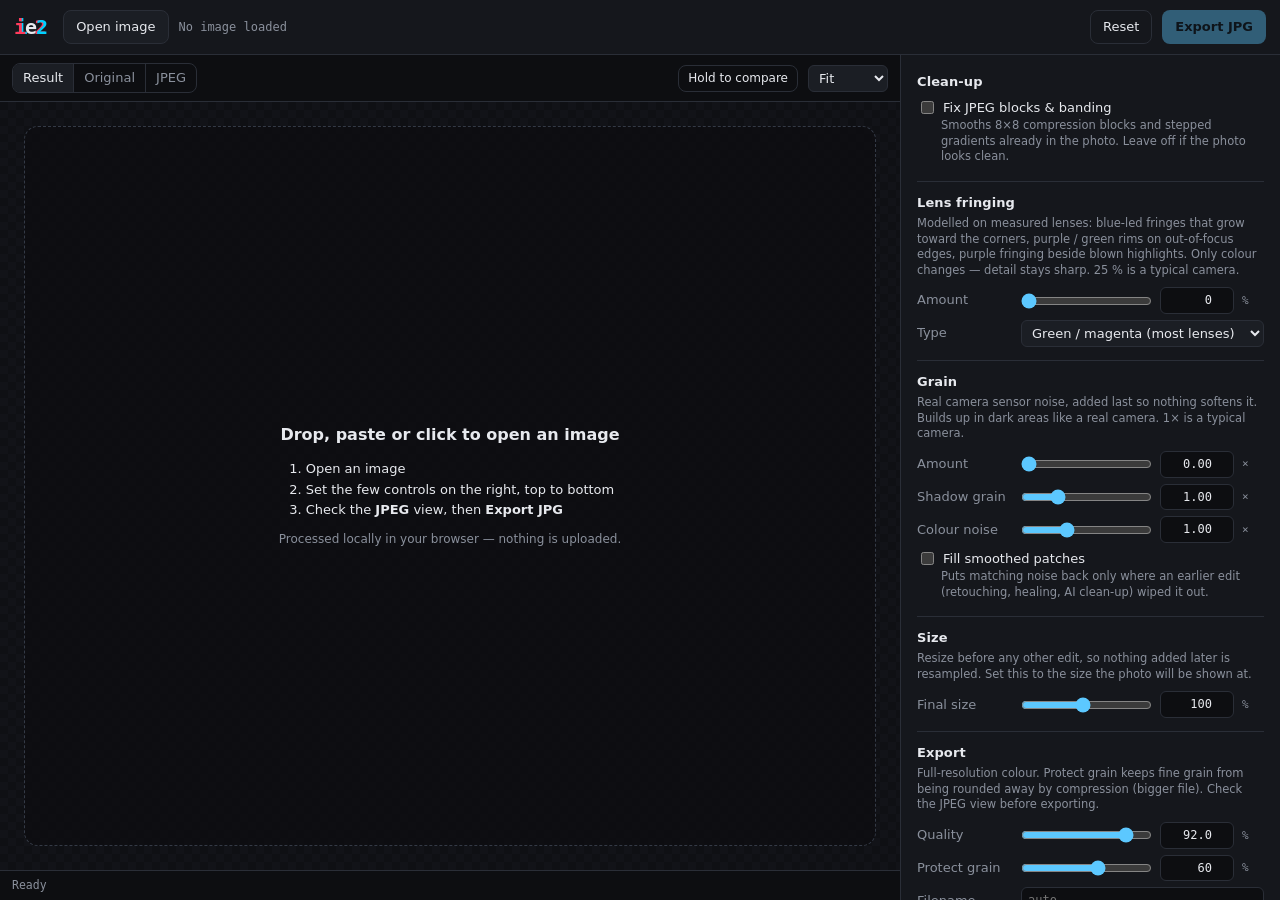
<file: index.html>
<!doctype html>
<html lang="en">
<head>
<meta charset="utf-8">
<meta name="viewport" content="width=device-width, initial-scale=1">
<title>ie2 · micro image editor</title>
<meta name="description" content="Camera-like lens, chromatic aberration and sensor grain with sub-pixel control, baked into a clean JPEG. Runs entirely in your browser.">
<link rel="icon" href="data:image/svg+xml,%3Csvg xmlns='http://www.w3.org/2000/svg' viewBox='0 0 32 32'%3E%3Ccircle cx='13' cy='16' r='9' fill='%23ff3b5c' fill-opacity='.85'/%3E%3Ccircle cx='19' cy='16' r='9' fill='%2300d1ff' fill-opacity='.85'/%3E%3C/svg%3E">
<link rel="stylesheet" href="style.css?v=35662d5">
</head>
<body>
<header class="top">
  <div class="brand"><span class="r">i</span><span class="g">e</span><span class="b">2</span></div>
  <label class="btn" for="file">Open image</label>
  <input id="file" type="file" accept="image/*,.heic,.heif,.tif,.tiff,.avif,.webp,.bmp,.ico,.svg,.jxl" hidden>
  <div id="meta" class="meta">No image loaded</div>
  <div class="spacer"></div>
  <button id="resetall" class="btn ghost" type="button" title="Back to the untouched image">Reset</button>
  <button id="export" class="btn primary" type="button" disabled>Export JPG</button>
</header>

<main>
  <section class="viewer">
    <div class="toolbar">
      <div id="views" class="seg">
        <button data-view="result" class="on" type="button">Result</button>
        <button data-view="original" type="button">Original</button>
        <button data-view="jpeg" type="button" title="Decoded export file — shows what survives compression">JPEG</button>
      </div>
      <div class="spacer"></div>
      <button id="hold" class="btn ghost small" type="button" title="Hold (or hold Space) to see the original">Hold to compare</button>
      <select id="zoom" title="Zoom">
        <option value="fit">Fit</option>
        <option value="0.5">50%</option>
        <option value="1">100%</option>
        <option value="2">200%</option>
        <option value="4">400%</option>
        <option value="8">800%</option>
        <option value="16">1600%</option>
      </select>
    </div>
    <div id="stage" class="stage fit">
      <div id="wrap" class="wrap">
        <canvas id="view" width="0" height="0"></canvas>
      </div>
      <button id="drop" class="drop" type="button">
        <strong>Drop, paste or click to open an image</strong>
        <ol class="steps"><li>Open an image</li><li>Set the few controls on the right, top to bottom</li><li>Check the <b>JPEG</b> view, then <b>Export JPG</b></li></ol>
        <span>Processed locally in your browser — nothing is uploaded.</span>
      </button>
    </div>
    <div class="statusbar">
      <div id="bar" class="bar" hidden><i></i></div>
      <span id="status">Ready</span>
      <span id="viewnote" class="viewnote"></span>
    </div>
  </section>

  <aside id="panel" class="panel simple"></aside>
</main>

<script src="app.js?v=35662d5"></script>
</body>
</html>
</file>
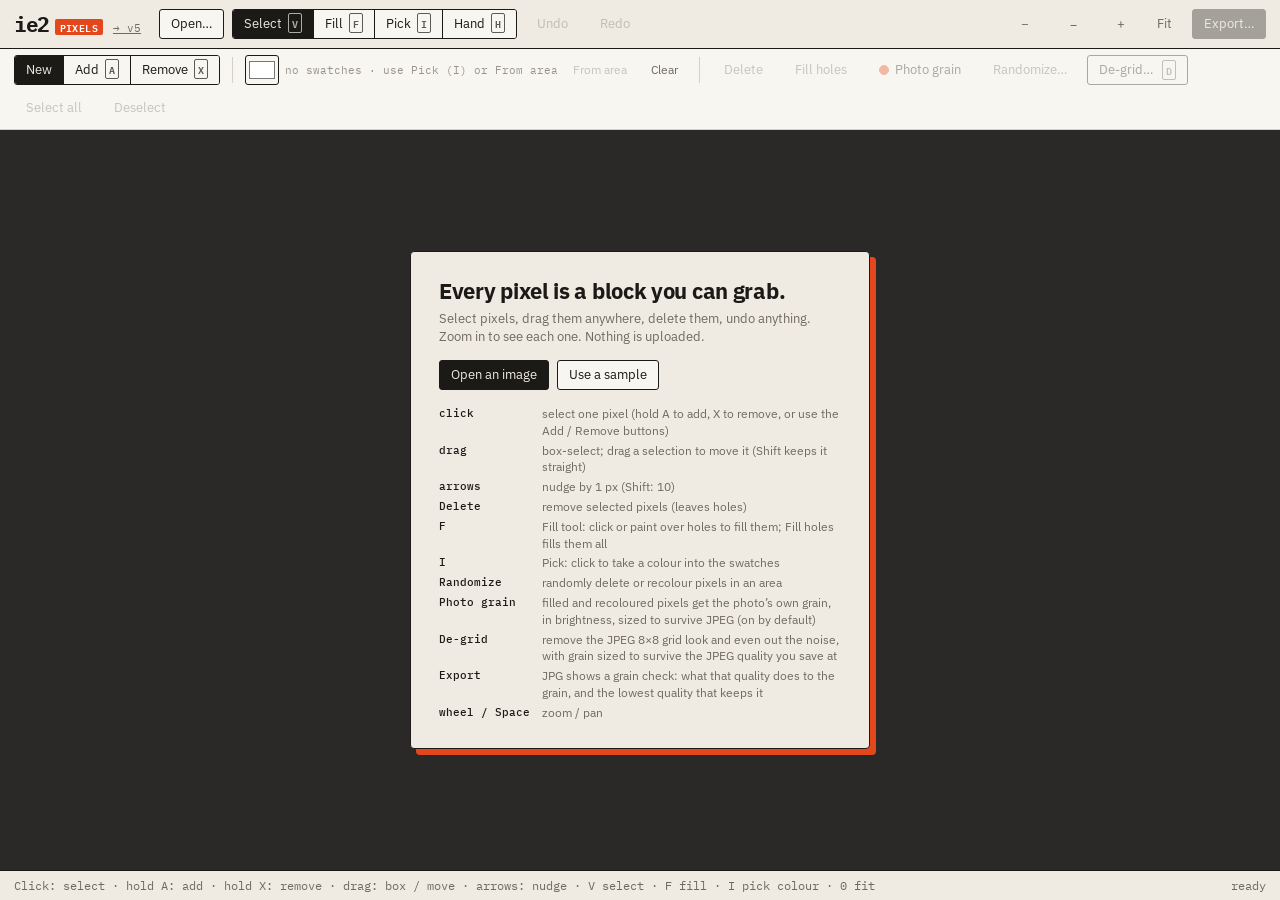
<file: pixels/index.html>
<!doctype html>
<html lang="en">
<head>
<meta charset="utf-8">
<meta name="viewport" content="width=device-width, initial-scale=1">
<title>ie2 pixels</title>
<meta name="description" content="Select, drag and delete individual pixels of an image. Runs in your browser; nothing is uploaded.">
<link rel="icon" href="data:image/svg+xml,%3Csvg xmlns='http://www.w3.org/2000/svg' viewBox='0 0 32 32'%3E%3Crect width='32' height='32' rx='6' fill='%231b1a17'/%3E%3Crect x='7' y='7' width='8' height='8' fill='%23e4471b'/%3E%3Crect x='17' y='7' width='8' height='8' fill='%23efebe3'/%3E%3Crect x='7' y='17' width='8' height='8' fill='%23efebe3'/%3E%3Crect x='19' y='19' width='8' height='8' fill='%23e4471b'/%3E%3C/svg%3E">
<link rel="preconnect" href="https://fonts.googleapis.com">
<link rel="preconnect" href="https://fonts.gstatic.com" crossorigin>
<link href="https://fonts.googleapis.com/css2?family=IBM+Plex+Mono:wght@400;500;600&family=IBM+Plex+Sans:wght@400;500;600;700&display=swap" rel="stylesheet">
<style>
:root {
  --paper: #efebe3; --card: #f8f6f1; --sunk: #e6e1d7; --ink: #1b1a17; --mute: #6f6a60; --faint: #9a9488;
  --rule: #d6d0c4; --acc: #e4471b; --stage: #2a2927;
  --sans: "IBM Plex Sans", system-ui, sans-serif; --mono: "IBM Plex Mono", ui-monospace, monospace;
  color-scheme: light;
}
* { box-sizing: border-box; }
html, body { height: 100%; margin: 0; }
body { -webkit-user-select: none; user-select: none; background: var(--paper); color: var(--ink); font: 13px/1.4 var(--sans); display: grid; grid-template-rows: auto auto minmax(0, 1fr) auto; overflow: hidden; }
button, input, select { font: inherit; color: inherit; }
button { cursor: pointer; }
.bar { display: flex; align-items: center; gap: 8px; padding: 9px 14px; border-bottom: 1.5px solid var(--ink); flex-wrap: wrap; }
.logo { display: flex; align-items: baseline; gap: 6px; margin-right: 10px; user-select: none; }
.logo b { font: 700 21px/1 var(--mono); letter-spacing: -1.5px; }
.logo span { font: 600 10px/1 var(--mono); background: var(--acc); color: #fff; padding: 3px 5px; border-radius: 2px; letter-spacing: .04em; }
.logo a { font: 400 11px/1 var(--mono); color: var(--mute); margin-left: 4px; }
.b { display: inline-flex; align-items: center; justify-content: center; gap: 6px; height: 30px; padding: 0 11px; border: 1.5px solid var(--ink); border-radius: 3px; background: var(--card); white-space: nowrap; user-select: none; }
.b:hover { background: #fff; }
.b.go { background: var(--ink); color: var(--paper); }
.b:disabled { opacity: .35; cursor: not-allowed; }
.b.q { border-color: transparent; background: transparent; color: var(--mute); }
.b.q:hover:not(:disabled) { color: var(--ink); background: var(--sunk); }
.seg { display: inline-flex; border: 1.5px solid var(--ink); border-radius: 3px; overflow: hidden; height: 30px; }
.seg button { border: 0; background: var(--card); padding: 0 11px; }
.seg button + button { border-left: 1.5px solid var(--ink); }
.seg button.on { background: var(--ink); color: var(--paper); }
kbd { font: 600 10px var(--mono); border: 1px solid currentColor; border-radius: 2px; padding: 0 3px; margin-left: 3px; opacity: .7; }
.fopts { display: inline-flex; gap: 6px; align-items: center; }
.fopts[hidden], .seg[hidden] { display: none; }
.fopts select { height: 30px; border: 1.5px solid var(--ink); border-radius: 3px; background: var(--card); padding: 0 6px; }
.fopts input[type=color] { width: 36px; height: 30px; border: 1.5px solid var(--ink); border-radius: 3px; padding: 1px; background: var(--card); }
.stage.filling #view { cursor: cell; }
.stage.picking #view { cursor: copy; }
.bar.sub { border-bottom: 1px solid var(--rule); padding: 6px 14px; background: var(--card); min-height: 44px; }
.sep { width: 1px; align-self: stretch; background: var(--rule); margin: 2px 4px; }
.pal { display: inline-flex; align-items: center; gap: 6px; }
.pal input[type=color] { width: 34px; height: 30px; border: 1.5px solid var(--ink); border-radius: 3px; padding: 1px; background: var(--card); cursor: pointer; }
.sws { display: inline-flex; gap: 3px; flex-wrap: wrap; max-width: 330px; }
.sws:empty::before { content: 'no swatches · use Pick (I) or From area'; font: 11px var(--mono); color: var(--faint); }
.swc { width: 20px; height: 20px; border: 1px solid rgba(0,0,0,.35); border-radius: 3px; padding: 0; }
.swc.on { outline: 2px solid var(--acc); outline-offset: 1px; }
.b.sm { height: 26px; padding: 0 8px; font-size: 12px; }
.xpop.left { left: 0; right: auto; }
.row2 { display: flex; gap: 8px; }
.row2 .b { flex: 1; }
.row4 { display: grid; grid-template-columns: repeat(4, minmax(0, 1fr)); gap: 6px; }
.row4 .b { padding: 0 4px; font-size: 12px; }
.xpop.wide { width: 360px; max-width: calc(100vw - 24px); }
.xrow.chk { grid-template-columns: auto minmax(0, 1fr); cursor: pointer; color: var(--ink); }
.xnote.res { color: var(--ink); font: 11.5px/1.4 var(--mono); }
.dock { position: absolute; top: 10px; right: 10px; width: 330px; max-width: calc(100% - 20px); max-height: calc(100% - 20px); overflow: auto; z-index: 5; background: var(--card); border: 1.5px solid var(--ink); border-radius: 4px; box-shadow: 0 8px 24px rgba(0,0,0,.18); padding: 12px; display: grid; gap: 8px; }
.dock[hidden] { display: none; }
.dhead { display: flex; align-items: center; justify-content: space-between; }
.dhead h4 { margin: 0; }
.dock .wide { width: 100%; }
.seg.full { display: flex; } .seg.full button { flex: 1; }
.key { display: inline-block; width: 10px; height: 10px; border-radius: 2px; vertical-align: -1px; }
.key.k1 { background: rgba(228,71,27,.75); } .key.k2 { background: rgba(30,170,220,.85); } .key.k3 { background: rgba(245,200,40,.85); }
.b.tg::before { content: ''; width: 8px; height: 8px; border-radius: 50%; border: 1.5px solid currentColor; }
.b.tg.on { color: var(--ink); } .b.tg.on::before { background: var(--acc); border-color: var(--acc); }
.meta { font: 12px var(--mono); color: var(--mute); white-space: nowrap; overflow: hidden; text-overflow: ellipsis; min-width: 0; }
.grow { flex: 1; }
.stage { position: relative; overflow: hidden; background: var(--stage); touch-action: none; }
#view { position: absolute; inset: 0; width: 100%; height: 100%; display: block; cursor: crosshair; }
.stage.hand #view { cursor: grab; }
.stage.panning #view { cursor: grabbing; }
.stage.over-sel #view { cursor: move; }
.drop { position: absolute; inset: 0; display: grid; place-items: center; background: var(--stage); z-index: 5; }
.drop.gone { display: none; }
body.dragging .drop { display: grid; outline: 3px dashed var(--acc); outline-offset: -14px; }
.card { background: var(--paper); border: 1.5px solid var(--ink); box-shadow: 6px 6px 0 var(--acc); border-radius: 4px; padding: 26px 28px; max-width: 460px; }
.card h1 { margin: 0 0 6px; font: 700 22px/1.15 var(--sans); letter-spacing: -.3px; }
.card p { margin: 0 0 14px; color: var(--mute); }
.card .row { display: flex; gap: 8px; flex-wrap: wrap; }
.card dl { display: grid; grid-template-columns: auto 1fr; gap: 3px 12px; margin: 16px 0 0; font-size: 12px; color: var(--mute); }
.card dt { font: 500 11px var(--mono); color: var(--ink); }
.card dd { margin: 0; }
.exp { position: relative; display: inline-flex; }
.xpop { position: absolute; right: 0; top: calc(100% + 8px); z-index: 30; width: 310px; background: var(--card); border: 1.5px solid var(--ink); box-shadow: 4px 4px 0 var(--acc); border-radius: 4px; padding: 12px; display: grid; gap: 8px; }
.xpop[hidden] { display: none; }
.xpop h4 { margin: 0; font: 600 10.5px/1 var(--mono); letter-spacing: .12em; text-transform: uppercase; }
.xrow { display: grid; grid-template-columns: 82px minmax(0, 1fr); align-items: center; gap: 8px; font-size: 12px; color: var(--mute); }
.xrow[hidden] { display: none; }
.xrow select { height: 28px; font-size: 12px; border: 1px solid var(--ink); border-radius: 3px; background: var(--card); min-width: 0; }
.xrow .qv { display: grid; grid-template-columns: minmax(0, 1fr) 30px; gap: 6px; align-items: center; color: var(--ink); font: 12px var(--mono); }
.xrow input[type=color] { width: 44px; height: 26px; border: 1px solid var(--ink); border-radius: 3px; padding: 1px; background: var(--card); }
.xnote { margin: 0; color: var(--mute); font-size: 11.5px; line-height: 1.35; }
input[type=range] { accent-color: var(--acc); width: 100%; }
.foot { display: flex; align-items: center; gap: 14px; padding: 6px 14px; border-top: 1.5px solid var(--ink); font: 11.5px var(--mono); color: var(--mute); min-height: 30px; white-space: nowrap; overflow: hidden; }
.foot .hint { flex: 1; overflow: hidden; text-overflow: ellipsis; }
#status.err { color: var(--acc); }
.swatch { display: inline-block; width: 10px; height: 10px; border: 1px solid var(--ink); vertical-align: -1px; margin-right: 4px; }
@media (max-width: 760px) { .meta { order: 9; flex-basis: 100%; } .foot .hint { display: none; } }
</style>
</head>
<body>
<header class="bar">
  <div class="logo"><b>ie2</b><span>PIXELS</span><a href="../v5/">→ v5</a></div>
  <button class="b" id="open" type="button">Open…</button>
  <input id="file" type="file" accept="image/*" hidden>
  <div class="seg" id="tools"><button type="button" data-t="select" class="on" title="Select and move (V)">Select <kbd>V</kbd></button><button type="button" data-t="fill" title="Fill empty pixels (F)">Fill <kbd>F</kbd></button><button type="button" data-t="pick" title="Pick a colour from the image into the swatches (I)">Pick <kbd>I</kbd></button><button type="button" data-t="hand" title="Pan (H, or hold Space)">Hand <kbd>H</kbd></button></div>
  <button class="b q" id="undo" type="button" title="Undo (Ctrl/Cmd+Z)" disabled>Undo</button>
  <button class="b q" id="redo" type="button" title="Redo (Ctrl/Cmd+Shift+Z)" disabled>Redo</button>
  <div class="meta" id="meta"></div>
  <div class="grow"></div>
  <button class="b q" id="zout" type="button" title="Zoom out (−)">−</button>
  <span class="meta" id="zv" style="min-width:48px;text-align:center">–</span>
  <button class="b q" id="zin" type="button" title="Zoom in (+)">+</button>
  <button class="b q" id="zfit" type="button" title="Fit (0)">Fit</button>
  <div class="exp">
    <button class="b go" id="save" type="button" disabled>Export…</button>
    <div class="xpop" id="xpop" hidden>
      <h4>Save as</h4>
      <div class="xrow"><span>Format</span><select id="xfmt"><option value="png">PNG (keeps holes transparent)</option><option value="jpg">JPG</option></select></div>
      <div class="xrow xj"><span>Quality</span><span class="qv"><input id="xq" type="range" min="50" max="100" step="1" value="92" aria-label="JPG quality"><b id="xqv">92</b></span></div>
      <div class="xrow xj"><span>Colour</span><select id="xsub"><option value="444">4:4:4 · full colour (best)</option><option value="422">4:2:2 · half colour</option><option value="420">4:2:0 · quarter colour</option></select></div>
      <div class="xrow xj"><span>Hole fill</span><input id="xbg" type="color" value="#ffffff" aria-label="Colour for deleted pixels"></div>
      <p class="xnote xj" id="xnote">JPG can't store transparency, so deleted pixels are filled with this colour.</p>
      <p class="xnote res xj" id="xchk">Grain check runs when you pick JPG.</p>
      <button class="b sm xj" id="xuse" type="button" hidden>Use q—</button>
      <button class="b go" id="xsave" type="button">Save file</button>
    </div>
  </div>
</header>
<nav class="bar sub">
  <div class="seg" id="smode" title="What a click or box does"><button type="button" data-m="replace" class="on" title="Click / box makes a new selection">New</button><button type="button" data-m="add" title="Click / box adds to the selection (or hold A)">Add <kbd>A</kbd></button><button type="button" data-m="sub" title="Click / box removes from the selection (or hold X)">Remove <kbd>X</kbd></button></div>
  <div class="fopts" id="fopts" hidden>
    <select id="brush" title="Brush size"><option value="1">1 px</option><option value="3">3 px</option><option value="7">7 px</option><option value="15">15 px</option><option value="31">31 px</option></select>
    <select id="fsrc" title="What empty pixels are filled with"><option value="near">from surrounding colours</option><option value="colour">with the current colour</option><option value="swatches">with random swatches</option></select>
  </div>
  <span class="sep"></span>
  <div class="pal" title="Swatches: click to use, right-click to remove">
    <input id="fcol" type="color" value="#ffffff" aria-label="Current colour" title="Current colour">
    <div class="sws" id="sws"></div>
    <button class="b q sm" id="swarea" type="button" title="Fill the swatches with the main colours of the selection (or the whole image)" disabled>From area</button>
    <button class="b q sm" id="swclear" type="button" title="Remove all swatches">Clear</button>
  </div>
  <span class="sep"></span>
  <button class="b q" id="del" type="button" title="Delete selected pixels (Delete)" disabled>Delete</button>
  <button class="b q" id="fillholes" type="button" title="Fill every empty pixel in the selection (or the whole image) from its surroundings" disabled>Fill holes</button>
  <button class="b q tg" id="grain" type="button" aria-pressed="true" title="Photo grain: Fill, Fill holes and Randomize give the pixels they make the photo’s own grain (same strength per brightness, same grain size), so they don’t look smooth or speckled. Click to turn off for plain colours." disabled>Photo grain</button>
  <div class="exp">
    <button class="b q" id="rnd" type="button" title="Randomly delete or replace pixels in the selection (or the whole image)" disabled>Randomize…</button>
    <div class="xpop left" id="rpop" hidden>
      <h4>Randomize pixels</h4>
      <p class="xnote" id="rarea"></p>
      <div class="xrow"><span>Amount</span><span class="qv"><input id="ramt" type="range" min="1" max="100" step="1" value="30" aria-label="Share of pixels changed"><b id="ramtv">30%</b></span></div>
      <div class="xrow"><span>Deleted</span><span class="qv"><input id="rdel" type="range" min="0" max="100" step="1" value="30" aria-label="Share of changed pixels deleted"><b id="rdelv">30%</b></span></div>
      <div class="xrow"><span>Replace with</span><select id="rsrc"><option value="near">nearby pixels</option><option value="swatches">swatches</option><option value="mix">nearby + swatches</option></select></div>
      <div class="xrow"><span>Reach</span><span class="qv"><input id="rreach" type="range" min="1" max="40" step="1" value="4" aria-label="How far replacement colours come from"><b id="rreachv">4</b></span></div>
      <p class="xnote">Of the pixels it picks, “Deleted” become empty and the rest take a colour from a random pixel within “Reach”, or from your swatches. With Photo grain on, a new colour is the smooth colour there plus grain matched to the photo, so it doesn’t leave stray dots.</p>
      <div class="row2"><button class="b go" id="rapply" type="button">Apply</button><button class="b" id="rroll" type="button" title="Undo the last randomize and roll new dice" disabled>Re-roll</button></div>
    </div>
  </div>
  <button class="b" id="dg" type="button" title="Remove the JPEG 8×8 grid look (D)" disabled>De-grid… <kbd>D</kbd></button>
  <button class="b q" id="all" type="button" title="Select all (Ctrl/Cmd+A)" disabled>Select all</button>
  <button class="b q" id="none" type="button" title="Deselect (Esc)" disabled>Deselect</button>
</nav>

<section class="stage" id="stage">
  <canvas id="view" draggable="false"></canvas>
  <aside class="dock" id="dgpop" hidden>
    <div class="dhead"><h4>De-grid · JPEG blocks</h4><button class="b q sm" id="dgclose" type="button" title="Close (keeps the preview until you Apply or Cancel)">✕</button></div>
    <p class="xnote">Finds the JPEG 8×8 grid and replaces the stamped texture inside each cell with continuous grain at the photo’s own level for that brightness, sized so it survives a JPEG save at the quality below (the same as the export’s JPG quality). Areas JPEG left too quiet get grain added; areas that are already fine and real texture are left alone. Light, shading, colour, lines and edges stay. Nothing is blurred and no pixels are copied.</p>
    <button class="b go wide" id="dgrun" type="button">Preview</button>
    <p class="xnote res" id="dgres">Not run yet.</p>
    <div class="seg full" id="dgview" role="group" aria-label="Show"><button type="button" data-v="orig">Original</button><button type="button" data-v="result" class="on">Result</button><button type="button" data-v="map">Map</button></div>
    <p class="xnote"><i class="key k1"></i> grid found, re-textured &nbsp; <i class="key k3"></i> too quiet, grain added &nbsp; <i class="key k2"></i> kept (lines, edges). Hold <kbd>C</kbd> to flip to the original.</p>
    <div class="xrow"><span>Strength</span><span class="qv"><input id="dgstr" type="range" min="0" max="100" step="5" value="100" aria-label="Strength"><b id="dgstrv">100%</b></span></div>
    <div class="xrow"><span>Grain amount</span><span class="qv"><input id="dgamt" type="range" min="50" max="150" step="5" value="100" aria-label="Grain amount"><b id="dgamtv">100%</b></span></div>
    <div class="xrow"><span>Survives JPEG</span><span class="qv"><input id="dgq" type="range" min="50" max="100" step="1" value="92" aria-label="JPEG quality the grain is built to survive"><b id="dgqv">q92</b></span></div>
    <div class="xrow"><span>Grain size</span><span class="qv"><input id="dgsize" type="range" min="100" max="200" step="5" value="100" aria-label="Grain size (at least what survives)"><b id="dgsizev">100%</b></span></div>
    <div class="xrow"><span>Even out noise</span><span class="qv"><input id="dgeven" type="range" min="0" max="100" step="5" value="100" aria-label="Even out noise"><b id="dgevenv">100%</b></span></div>
    <div class="xrow"><span>Keep detail</span><span class="qv"><input id="dgprot" type="range" min="1" max="5" step="0.25" value="2.5" aria-label="Keep detail"><b id="dgprotv">2.5</b></span></div>
    <label class="xrow chk"><input id="dgsel" type="checkbox"><span>Only inside the selection (soft edge)</span></label>
    <div class="row2"><button class="b" id="dgseed" type="button" title="Same settings, new random grain" disabled>New grain</button><button class="b" id="dgselect" type="button" title="Select where the grid was found (New / Add / Remove apply)" disabled>Select grid areas</button></div>
    <div class="row2"><button class="b" id="dgcancel" type="button" disabled>Cancel</button><button class="b go" id="dgapply" type="button" disabled>Apply</button></div>
  </aside>
  <div class="drop" id="drop">
    <div class="card">
      <h1>Every pixel is a block you can grab.</h1>
      <p>Select pixels, drag them anywhere, delete them, undo anything. Zoom in to see each one. Nothing is uploaded.</p>
      <div class="row"><button class="b go" id="open2" type="button">Open an image</button><button class="b" id="sample" type="button">Use a sample</button></div>
      <dl>
        <dt>click</dt><dd>select one pixel (hold A to add, X to remove, or use the Add / Remove buttons)</dd>
        <dt>drag</dt><dd>box-select; drag a selection to move it (Shift keeps it straight)</dd>
        <dt>arrows</dt><dd>nudge by 1 px (Shift: 10)</dd>
        <dt>Delete</dt><dd>remove selected pixels (leaves holes)</dd>
        <dt>F</dt><dd>Fill tool: click or paint over holes to fill them; Fill holes fills them all</dd>
        <dt>I</dt><dd>Pick: click to take a colour into the swatches</dd>
        <dt>Randomize</dt><dd>randomly delete or recolour pixels in an area</dd>
        <dt>Photo grain</dt><dd>filled and recoloured pixels get the photo’s own grain, in brightness, sized to survive JPEG (on by default)</dd>
        <dt>De-grid</dt><dd>remove the JPEG 8×8 grid look and even out the noise, with grain sized to survive the JPEG quality you save at</dd>
        <dt>Export</dt><dd>JPG shows a grain check: what that quality does to the grain, and the lowest quality that keeps it</dd>
        <dt>wheel / Space</dt><dd>zoom / pan</dd>
      </dl>
    </div>
  </div>
</section>

<footer class="foot">
  <span class="hint">Click: select · hold A: add · hold X: remove · drag: box / move · arrows: nudge · V select · F fill · I pick colour · 0 fit</span>
  <span id="hover"></span>
  <span id="selinfo"></span>
  <span id="status">ready</span>
</footer>

<script src="../v5/core.js?b=22"></script>
<script src="../v5/export.js?b=22"></script>
<script src="degrid.js?b=22"></script>
<script src="pixels.js?b=22"></script>
</body>
</html>
</file>
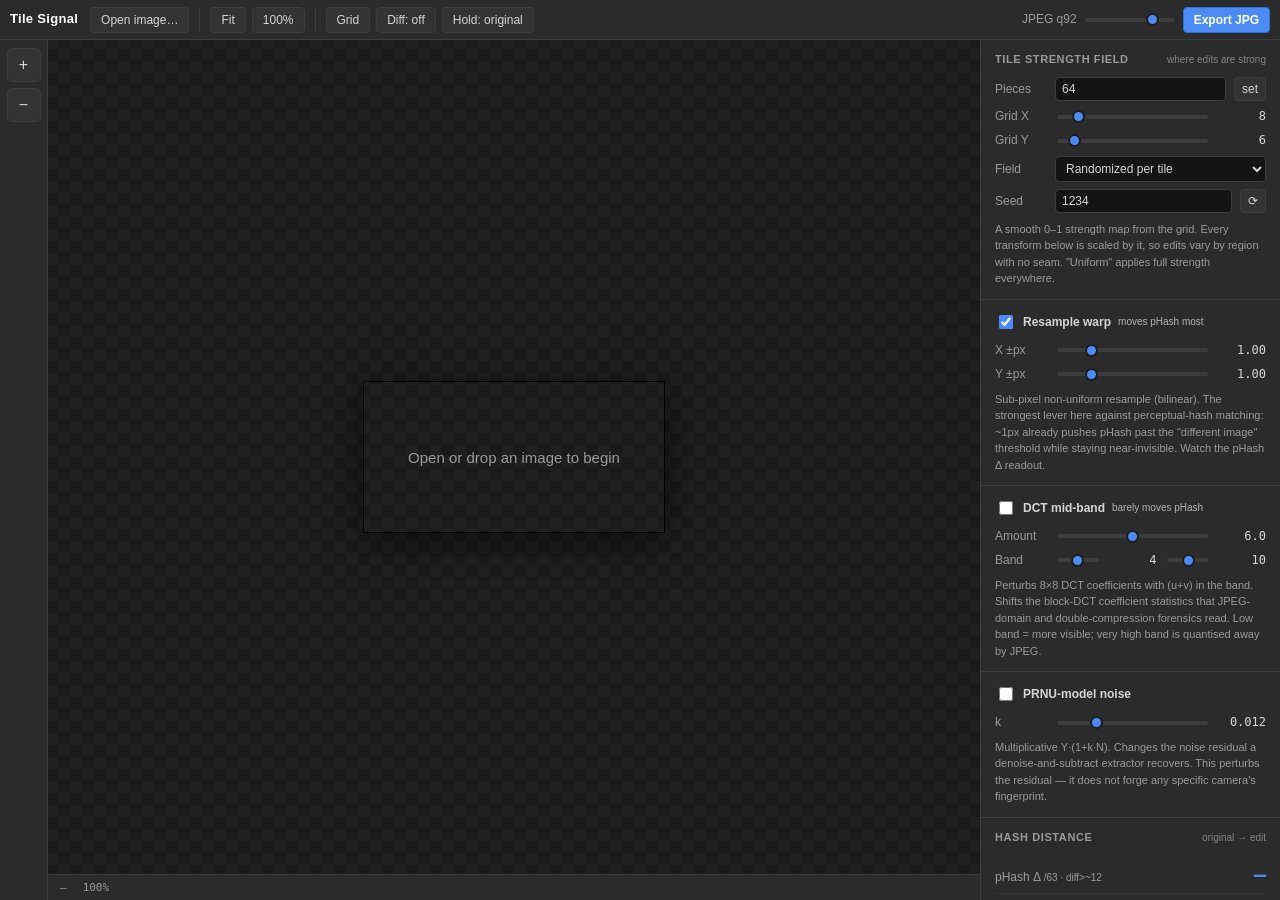
<file: tiles/index.html>
<!DOCTYPE html>
<html lang="en">
<head>
<meta charset="utf-8" />
<meta name="viewport" content="width=device-width, initial-scale=1" />
<title>Tile Signal — real signature changes on luma</title>
<link rel="stylesheet" href="style.css" />
</head>
<body>
<div id="app">

  <header id="menubar">
    <span class="brand">Tile&nbsp;Signal</span>
    <button id="openBtn" class="menu">Open image…</button>
    <input type="file" id="fileInput" accept="image/*" hidden />
    <span class="sep"></span>
    <button id="fitBtn" class="menu">Fit</button>
    <button id="oneToOneBtn" class="menu">100%</button>
    <span class="sep"></span>
    <button id="gridBtn" class="menu toggle">Grid</button>
    <button id="diffBtn" class="menu toggle" title="Show the change, amplified">Diff: off</button>
    <button id="beforeBtn" class="menu">Hold: original</button>
    <span class="spacer"></span>
    <label class="qlabel">JPEG&nbsp;q<span id="qVal">92</span></label>
    <input type="range" id="quality" min="60" max="100" value="92" />
    <button id="exportBtn" class="menu primary">Export JPG</button>
  </header>

  <div id="body">
    <nav id="tools">
      <button class="tool" data-tool="zoomin" title="Zoom in">+</button>
      <button class="tool" data-tool="zoomout" title="Zoom out">−</button>
    </nav>

    <main id="stage">
      <div id="viewport">
        <div id="canvasWrap">
          <canvas id="view"></canvas>
          <canvas id="overlay"></canvas>
        </div>
        <div id="dropHint">Open or drop an image to begin</div>
      </div>
      <div id="statusbar">
        <span id="dims">—</span>
        <span id="zoomReadout">100%</span>
        <span id="procTime"></span>
      </div>
    </main>

    <aside id="panel">
      <section class="group">
        <h3>Tile strength field <span class="sub">where edits are strong</span></h3>
        <div class="row">
          <label>Pieces</label>
          <input type="number" id="pieces" min="1" max="4096" value="64" />
          <button id="piecesApply" class="mini">set</button>
        </div>
        <div class="row">
          <label>Grid&nbsp;X</label><input type="range" id="gridX" min="1" max="64" value="8" /><output id="gridXv">8</output>
        </div>
        <div class="row">
          <label>Grid&nbsp;Y</label><input type="range" id="gridY" min="1" max="64" value="6" /><output id="gridYv">6</output>
        </div>
        <div class="row">
          <label>Field</label>
          <select id="fieldMode">
            <option value="random">Randomized per tile</option>
            <option value="uniform">Uniform (full strength everywhere)</option>
          </select>
        </div>
        <div class="row">
          <label>Seed</label><input type="number" id="seed" min="0" max="999999" value="1234" /><button id="reseed" class="mini">⟳</button>
        </div>
        <p class="hint">A smooth 0–1 strength map from the grid. Every transform below is scaled by it, so edits vary by region with no seam. "Uniform" applies full strength everywhere.</p>
      </section>

      <section class="group">
        <h3><label class="chk"><input type="checkbox" id="warpOn" checked /> Resample warp <span class="sub">moves pHash most</span></label></h3>
        <div class="row"><label>X&nbsp;±px</label><input type="range" id="warpX" min="0" max="5" step="0.05" value="1" /><output id="warpXv">1.00</output></div>
        <div class="row"><label>Y&nbsp;±px</label><input type="range" id="warpY" min="0" max="5" step="0.05" value="1" /><output id="warpYv">1.00</output></div>
        <p class="hint">Sub-pixel non-uniform resample (bilinear). The strongest lever here against perceptual-hash matching: ~1px already pushes pHash past the "different image" threshold while staying near-invisible. Watch the pHash Δ readout.</p>
      </section>

      <section class="group">
        <h3><label class="chk"><input type="checkbox" id="dctOn" /> DCT mid-band <span class="sub">barely moves pHash</span></label></h3>
        <div class="row"><label>Amount</label><input type="range" id="dctAmt" min="0" max="12" step="0.25" value="6" /><output id="dctAmtv">6.0</output></div>
        <div class="row"><label>Band</label>
          <input type="range" id="bandLo" min="1" max="7" value="4" /><output id="bandLov">4</output>
          <input type="range" id="bandHi" min="5" max="14" value="10" /><output id="bandHiv">10</output>
        </div>
        <p class="hint">Perturbs 8×8 DCT coefficients with (u+v) in the band. Shifts the block-DCT coefficient statistics that JPEG-domain and double-compression forensics read. Low band = more visible; very high band is quantised away by JPEG.</p>
      </section>

      <section class="group">
        <h3><label class="chk"><input type="checkbox" id="noiseOn" /> PRNU-model noise</label></h3>
        <div class="row"><label>k</label><input type="range" id="noiseAmt" min="0" max="0.05" step="0.001" value="0.012" /><output id="noiseAmtv">0.012</output></div>
        <p class="hint">Multiplicative Y·(1+k·N). Changes the noise residual a denoise-and-subtract extractor recovers. This perturbs the residual — it does not forge any specific camera's fingerprint.</p>
      </section>

      <section class="group metrics">
        <h3>Hash distance <span class="sub">original → edit</span></h3>
        <div class="metric sig big"><span>pHash Δ <span class="sub">/63 · diff&gt;~12</span></span><b id="mPhash">—</b></div>
        <div class="metric sig"><span>aHash Δ <span class="sub">/64</span></span><b id="mAhash">—</b></div>
        <div class="metric sig"><span>dHash Δ <span class="sub">/64</span></span><b id="mDhash">—</b></div>
        <p class="hint">The actual "is this the same image" test. pHash past ~12 reads as a different image. aHash/dHash resist subtle edits by design — if those are your target, no near-invisible edit moves them. Measured live on the preview; the delivered row is on the exported JPEG.</p>
      </section>

      <section class="group metrics">
        <h3>Appearance &amp; signal <span class="sub">luma, vs original</span></h3>
        <div class="metric"><span>Y-SSIM <span class="sub">looks-same</span></span><b id="mSsim">—</b></div>
        <div class="metric"><span>PSNR</span><b id="mPsnr">—</b></div>
        <div class="metric"><span>mean |ΔY|</span><b id="mMean">—</b></div>
        <div class="metric"><span>max |ΔY|</span><b id="mMax">—</b></div>
        <div class="metric sig"><span>DCT Δcoef</span><b id="mDct">—</b></div>
        <div class="metric sig"><span>warp disp <span class="sub">mean px</span></span><b id="mWarp">—</b></div>
        <div class="metric sig"><span>noise residual <span class="sub">std</span></span><b id="mNoise">—</b></div>
        <div class="metric delivered"><span>delivered <span class="sub">JPEG: SSIM · pHashΔ</span></span><b id="mDelivered">—</b></div>
      </section>
    </aside>
  </div>
</div>

<script src="pipeline.js"></script>
<script src="signal.js"></script>
<script src="app.js"></script>
</body>
</html>
</file>
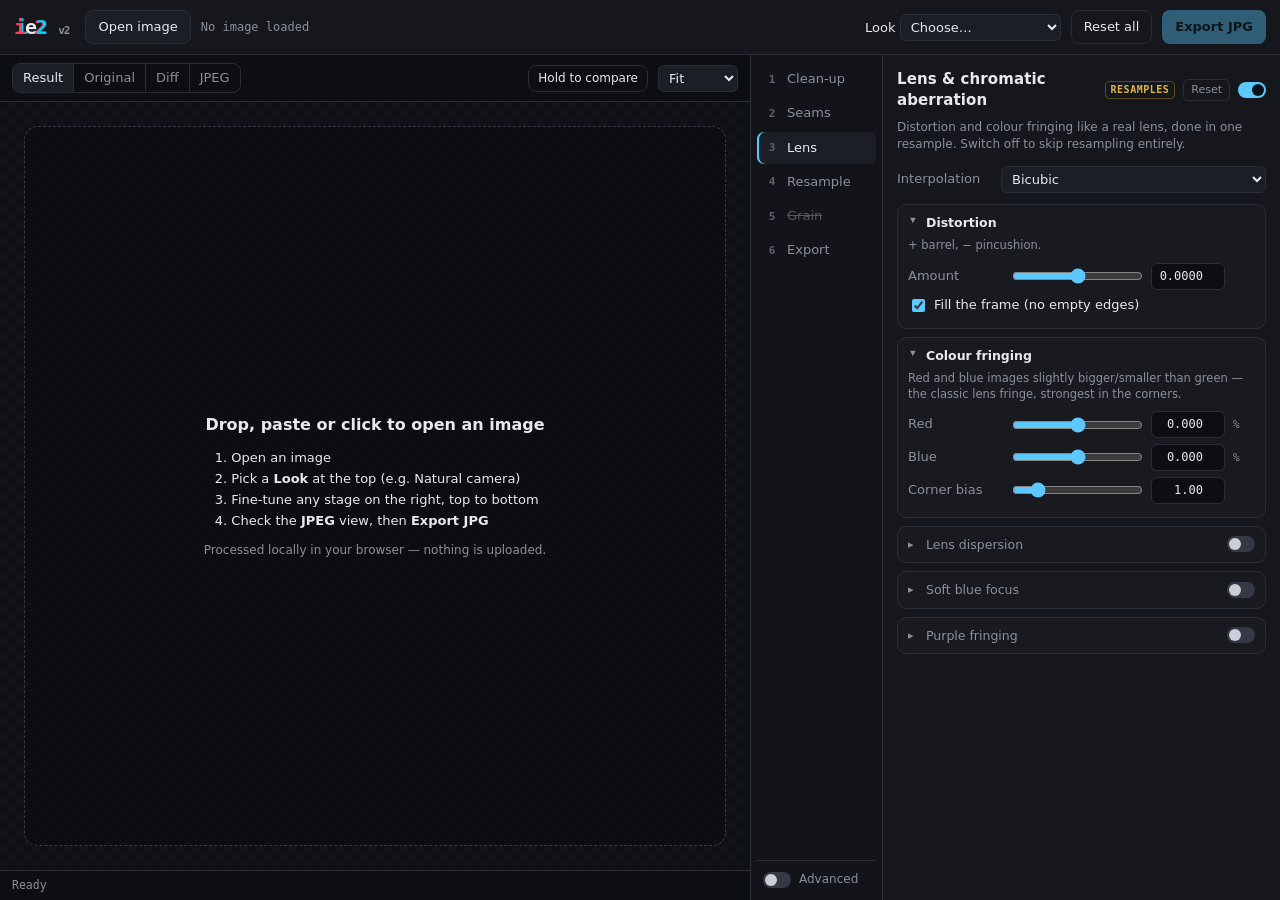
<file: v2/index.html>
<!doctype html>
<html lang="en">
<head>
<meta charset="utf-8">
<meta name="viewport" content="width=device-width, initial-scale=1">
<title>ie2 v2 · micro image editor</title>
<meta name="description" content="Camera-like lens, chromatic aberration and sensor grain with sub-pixel control, baked into a clean JPEG. Runs entirely in your browser.">
<link rel="icon" href="data:image/svg+xml,%3Csvg xmlns='http://www.w3.org/2000/svg' viewBox='0 0 32 32'%3E%3Ccircle cx='13' cy='16' r='9' fill='%23ff3b5c' fill-opacity='.85'/%3E%3Ccircle cx='19' cy='16' r='9' fill='%2300d1ff' fill-opacity='.85'/%3E%3C/svg%3E">
<link rel="stylesheet" href="style.css">
</head>
<body>
<header class="top">
  <div class="brand"><span class="r">i</span><span class="g">e</span><span class="b">2</span> <small style="font:600 11px var(--mono);color:var(--muted)">v2</small></div>
  <label class="btn" for="file">Open image</label>
  <input id="file" type="file" accept="image/*,.heic,.heif,.tif,.tiff,.avif,.webp,.bmp,.ico,.svg,.jxl" hidden>
  <div id="meta" class="meta">No image loaded</div>
  <div class="spacer"></div>
  <label class="look">Look
    <select id="look" title="Start from a look, then fine-tune"><option value="">Choose…</option></select>
  </label>
  <button id="resetall" class="btn ghost" type="button" title="Back to the untouched image">Reset all</button>
  <button id="export" class="btn primary" type="button" disabled>Export JPG</button>
</header>

<main>
  <section class="viewer">
    <div class="toolbar">
      <div id="views" class="seg">
        <button data-view="result" class="on" type="button">Result</button>
        <button data-view="original" type="button">Original</button>
        <button data-view="diff" type="button">Diff</button>
        <button data-view="seams" type="button">Seams</button>
        <button data-view="jpeg" type="button" title="Decoded export file — shows what survives compression">JPEG</button>
      </div>
      <label id="ampwrap" class="amp" hidden>Amplify <input id="amp" type="range" min="1" max="128" step="1" value="16"><span id="ampv">×16</span></label>
      <div class="spacer"></div>
      <button id="hold" class="btn ghost small" type="button" title="Hold (or hold Space) to see the original">Hold to compare</button>
      <select id="zoom" title="Zoom">
        <option value="fit">Fit</option>
        <option value="0.5">50%</option>
        <option value="1">100%</option>
        <option value="2">200%</option>
        <option value="4">400%</option>
        <option value="8">800%</option>
        <option value="16">1600%</option>
      </select>
    </div>
    <div id="stage" class="stage fit">
      <div id="wrap" class="wrap">
        <canvas id="view" width="0" height="0"></canvas>
      </div>
      <button id="drop" class="drop" type="button">
        <strong>Drop, paste or click to open an image</strong>
        <ol class="steps"><li>Open an image</li><li>Pick a <b>Look</b> at the top (e.g. Natural camera)</li><li>Fine-tune any stage on the right, top to bottom</li><li>Check the <b>JPEG</b> view, then <b>Export JPG</b></li></ol>
        <span>Processed locally in your browser — nothing is uploaded.</span>
      </button>
    </div>
    <div class="statusbar">
      <div id="bar" class="bar" hidden><i></i></div>
      <span id="status">Ready</span>
      <span id="viewnote" class="viewnote"></span>
    </div>
  </section>

  <aside id="panel" class="panel">
    <nav id="rail" class="rail" aria-label="Stages"></nav>
    <div id="panes" class="panes"></div>
  </aside>
</main>

<script src="app.js"></script>
</body>
</html>
</file>
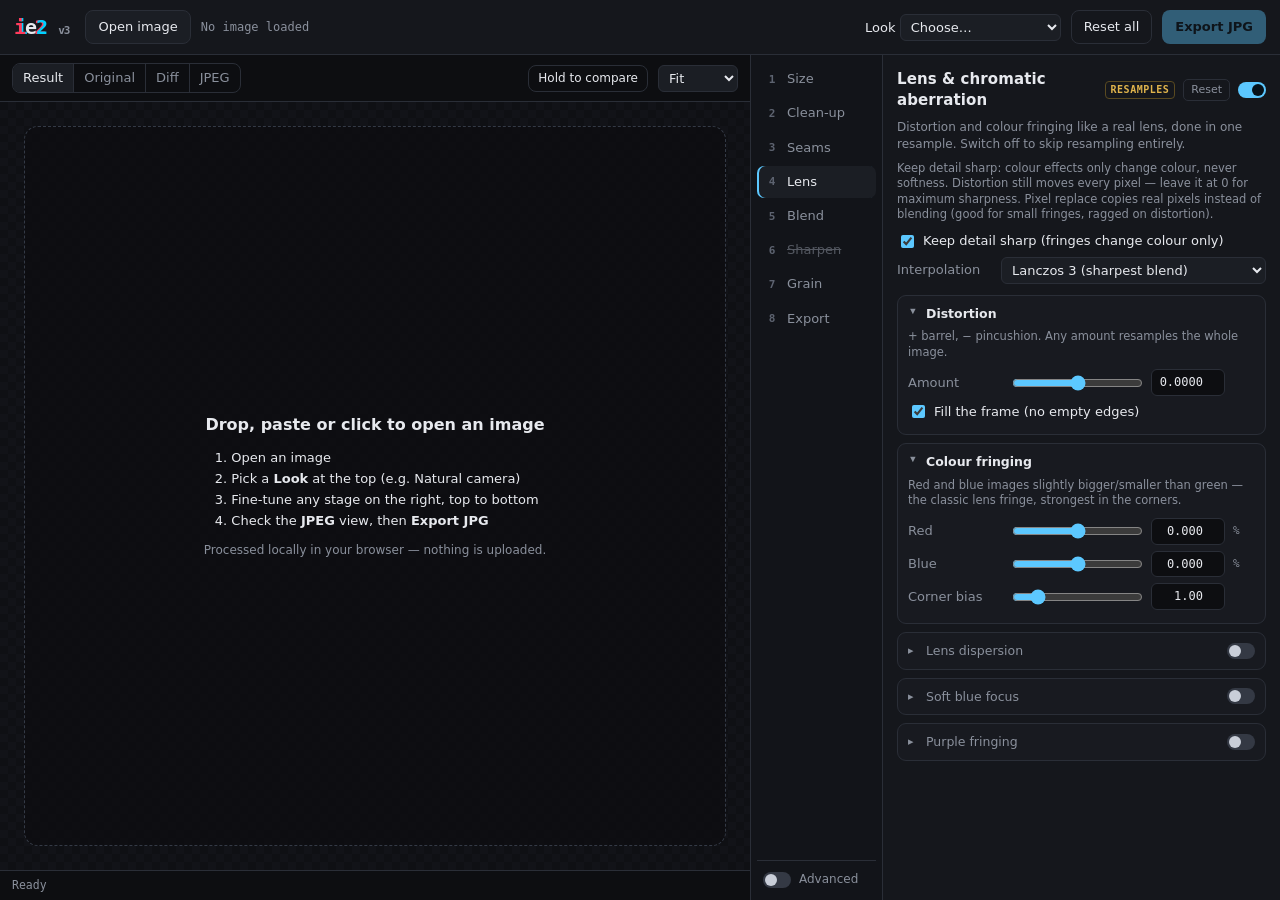
<file: v3/index.html>
<!doctype html>
<html lang="en">
<head>
<meta charset="utf-8">
<meta name="viewport" content="width=device-width, initial-scale=1">
<title>ie2 v3 · micro image editor</title>
<meta name="description" content="Camera-like lens, chromatic aberration and sensor grain with sub-pixel control, baked into a clean JPEG. Runs entirely in your browser.">
<link rel="icon" href="data:image/svg+xml,%3Csvg xmlns='http://www.w3.org/2000/svg' viewBox='0 0 32 32'%3E%3Ccircle cx='13' cy='16' r='9' fill='%23ff3b5c' fill-opacity='.85'/%3E%3Ccircle cx='19' cy='16' r='9' fill='%2300d1ff' fill-opacity='.85'/%3E%3C/svg%3E">
<link rel="stylesheet" href="style.css">
</head>
<body>
<header class="top">
  <div class="brand"><span class="r">i</span><span class="g">e</span><span class="b">2</span> <small style="font:600 11px var(--mono);color:var(--muted)">v3</small></div>
  <label class="btn" for="file">Open image</label>
  <input id="file" type="file" accept="image/*,.heic,.heif,.tif,.tiff,.avif,.webp,.bmp,.ico,.svg,.jxl" hidden>
  <div id="meta" class="meta">No image loaded</div>
  <div class="spacer"></div>
  <label class="look">Look
    <select id="look" title="Start from a look, then fine-tune"><option value="">Choose…</option></select>
  </label>
  <button id="resetall" class="btn ghost" type="button" title="Back to the untouched image">Reset all</button>
  <button id="export" class="btn primary" type="button" disabled>Export JPG</button>
</header>

<main>
  <section class="viewer">
    <div class="toolbar">
      <div id="views" class="seg">
        <button data-view="result" class="on" type="button">Result</button>
        <button data-view="original" type="button">Original</button>
        <button data-view="diff" type="button">Diff</button>
        <button data-view="seams" type="button">Seams</button>
        <button data-view="jpeg" type="button" title="Decoded export file — shows what survives compression">JPEG</button>
      </div>
      <label id="ampwrap" class="amp" hidden>Amplify <input id="amp" type="range" min="1" max="128" step="1" value="16"><span id="ampv">×16</span></label>
      <div class="spacer"></div>
      <button id="hold" class="btn ghost small" type="button" title="Hold (or hold Space) to see the original">Hold to compare</button>
      <select id="zoom" title="Zoom">
        <option value="fit">Fit</option>
        <option value="0.5">50%</option>
        <option value="1">100%</option>
        <option value="2">200%</option>
        <option value="4">400%</option>
        <option value="8">800%</option>
        <option value="16">1600%</option>
      </select>
    </div>
    <div id="stage" class="stage fit">
      <div id="wrap" class="wrap">
        <canvas id="view" width="0" height="0"></canvas>
      </div>
      <button id="drop" class="drop" type="button">
        <strong>Drop, paste or click to open an image</strong>
        <ol class="steps"><li>Open an image</li><li>Pick a <b>Look</b> at the top (e.g. Natural camera)</li><li>Fine-tune any stage on the right, top to bottom</li><li>Check the <b>JPEG</b> view, then <b>Export JPG</b></li></ol>
        <span>Processed locally in your browser — nothing is uploaded.</span>
      </button>
    </div>
    <div class="statusbar">
      <div id="bar" class="bar" hidden><i></i></div>
      <span id="status">Ready</span>
      <span id="viewnote" class="viewnote"></span>
    </div>
  </section>

  <aside id="panel" class="panel">
    <nav id="rail" class="rail" aria-label="Stages"></nav>
    <div id="panes" class="panes"></div>
  </aside>
</main>

<script src="app.js"></script>
</body>
</html>
</file>
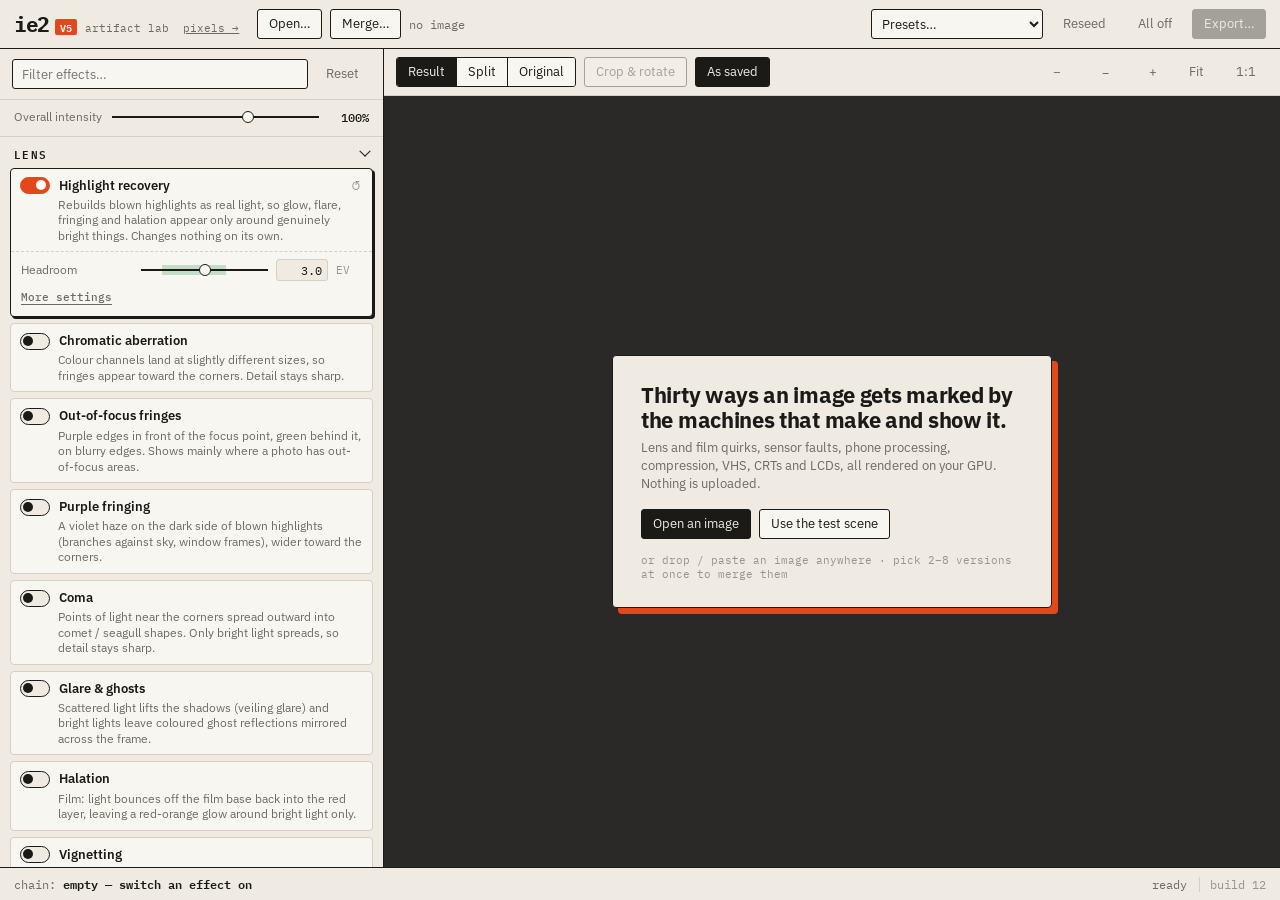
<file: v5/index.html>
<!doctype html>
<html lang="en">
<head>
<meta charset="utf-8">
<meta name="viewport" content="width=device-width, initial-scale=1">
<title>ie2 v5 · artifact lab</title>
<meta name="description" content="Thirty optical, sensor, processing, compression, analog-video and display artifacts, rendered on the GPU in your browser.">
<link rel="icon" href="data:image/svg+xml,%3Csvg xmlns='http://www.w3.org/2000/svg' viewBox='0 0 32 32'%3E%3Crect width='32' height='32' rx='6' fill='%231b1a17'/%3E%3Crect x='7' y='9' width='4' height='14' fill='%23e4471b'/%3E%3Crect x='14' y='9' width='4' height='14' fill='%2338b26b'/%3E%3Crect x='21' y='9' width='4' height='14' fill='%233f63ff'/%3E%3C/svg%3E">
<link rel="preconnect" href="https://fonts.googleapis.com">
<link rel="preconnect" href="https://fonts.gstatic.com" crossorigin>
<link href="https://fonts.googleapis.com/css2?family=IBM+Plex+Mono:wght@400;500;600&family=IBM+Plex+Sans:wght@400;500;600;700&display=swap" rel="stylesheet">
<style>
:root {
  --paper: #efebe3; --card: #f8f6f1; --sunk: #e6e1d7; --ink: #1b1a17; --mute: #6f6a60; --faint: #9a9488;
  --rule: #d6d0c4; --acc: #e4471b; --acc-ink: #fff; --blue: #2f4fe0; --stage: #2a2927;
  --sans: "IBM Plex Sans", system-ui, sans-serif; --mono: "IBM Plex Mono", ui-monospace, monospace;
  color-scheme: light;
}
* { box-sizing: border-box; }
html, body { height: 100%; margin: 0; }
body { background: var(--paper); color: var(--ink); font: 13px/1.4 var(--sans); display: grid; grid-template-rows: auto minmax(0, 1fr) auto; overflow: hidden; }
button, input, select { font: inherit; color: inherit; }
button { cursor: pointer; }

/* top bar */
.bar { display: flex; align-items: center; gap: 8px; padding: 9px 14px; border-bottom: 1.5px solid var(--ink); flex-wrap: wrap; }
.logo { display: flex; align-items: baseline; gap: 6px; margin-right: 10px; user-select: none; }
.logo b { font: 700 21px/1 var(--mono); letter-spacing: -1.5px; }
.logo span { font: 600 10px/1 var(--mono); background: var(--acc); color: var(--acc-ink); padding: 3px 5px; border-radius: 2px; letter-spacing: .04em; }
.logo .sib { font: 400 11px/1 var(--mono); color: var(--mute); margin-left: 8px; }
.logo em { font: 400 11px/1 var(--mono); color: var(--mute); font-style: normal; margin-left: 2px; }
.b { display: inline-flex; align-items: center; gap: 6px; height: 30px; padding: 0 11px; border: 1.5px solid var(--ink); border-radius: 3px; background: var(--card); white-space: nowrap; user-select: none; }
.b:hover { background: #fff; }
.b.go { background: var(--ink); color: var(--paper); }
.b.go:hover { background: #000; }
.b:disabled { opacity: .35; cursor: not-allowed; }
.b.q { border-color: transparent; background: transparent; color: var(--mute); }
.b.q:hover { color: var(--ink); background: var(--sunk); }
.meta { font: 12px var(--mono); color: var(--mute); white-space: nowrap; overflow: hidden; text-overflow: ellipsis; min-width: 0; }
.grow { flex: 1; }
select { height: 30px; border: 1.5px solid var(--ink); border-radius: 3px; background: var(--card); padding: 0 6px; }
.exp { position: relative; display: inline-flex; }
.xpop { position: absolute; right: 0; top: calc(100% + 8px); z-index: 30; width: 330px; background: var(--card); border: 1.5px solid var(--ink); box-shadow: 4px 4px 0 var(--acc); border-radius: 4px; padding: 12px; display: grid; gap: 8px; }
.xpop[hidden] { display: none; }
.xpop h4 { margin: 0; font: 600 10.5px/1 var(--mono); letter-spacing: .12em; text-transform: uppercase; }
.xrow { display: grid; grid-template-columns: 82px minmax(0, 1fr); align-items: center; gap: 8px; font-size: 12px; color: var(--mute); }
.xrow[hidden] { display: none; }
.xrow select { height: 28px; font-size: 12px; border-width: 1px; min-width: 0; }
.xrow .qv { display: grid; grid-template-columns: minmax(0, 1fr) 30px; gap: 6px; align-items: center; color: var(--ink); font: 12px var(--mono); }
.xnote { margin: 0; color: var(--mute); font-size: 11.5px; line-height: 1.35; }
#xsize { font: 12px var(--mono); color: var(--ink); }
#xsave { justify-content: center; }

/* main */
main { display: grid; grid-template-columns: 384px minmax(0, 1fr); min-height: 0; }

/* rack */
.rack { border-right: 1.5px solid var(--ink); display: flex; flex-direction: column; min-height: 0; background: var(--paper); }
.rack-top { display: flex; gap: 6px; padding: 10px 12px; border-bottom: 1px solid var(--rule); align-items: center; }
.rack-top input { flex: 1; min-width: 0; height: 30px; border: 1.5px solid var(--ink); border-radius: 3px; padding: 0 9px; background: var(--card); }
.rack-top input:focus, select:focus, .pr-v:focus { outline: 2px solid var(--acc); outline-offset: 1px; }
.fxlist { overflow-y: auto; min-height: 0; flex: 1; padding-bottom: 30px; }
.grp-h { all: unset; box-sizing: border-box; cursor: pointer; display: flex; align-items: center; gap: 8px; width: 100%; padding: 12px 14px 8px; position: sticky; top: 0; background: var(--paper); z-index: 2; }
.grp-n { font: 600 10.5px/1 var(--mono); letter-spacing: .12em; text-transform: uppercase; flex: 1; }
.grp-c { font: 500 10.5px/1 var(--mono); color: var(--acc); }
.chev { width: 8px; height: 8px; border-right: 1.5px solid var(--ink); border-bottom: 1.5px solid var(--ink); transform: rotate(45deg) translate(-2px, -2px); transition: transform .15s; }
.grp.shut .chev { transform: rotate(-45deg); }
.grp.shut .grp-b { display: none; }
.grp-b { padding: 0 10px 6px; display: grid; gap: 6px; }
.fx { background: var(--card); border: 1px solid var(--rule); border-radius: 4px; }
.fx.on { border-color: var(--ink); box-shadow: 2px 2px 0 var(--ink); }
.fx[hidden], .grp[hidden] { display: none; }

/* intensity, advanced settings, real-range bands, survival badges */
.inten { display: grid; grid-template-columns: auto minmax(0, 1fr) 40px; gap: 10px; align-items: center; padding: 8px 14px 10px; border-bottom: 1px solid var(--rule); font-size: 12px; color: var(--mute); }
.inten b { font: 500 11.5px var(--mono); color: var(--ink); text-align: right; }
.fx-more { all: unset; cursor: pointer; justify-self: start; font: 500 11px var(--mono); color: var(--mute); padding: 4px 0 2px; text-decoration: underline; text-underline-offset: 3px; }
.fx-more:hover { color: var(--ink); }
.fx-adv { display: none; gap: 4px; }
.fx.adv-open .fx-adv { display: grid; }
input[type=range].band::-webkit-slider-runnable-track { background: linear-gradient(90deg, var(--ink) 0 0) 0 50% / 100% 2px no-repeat, linear-gradient(90deg, transparent var(--lo), rgba(56, 160, 92, .28) var(--lo) var(--hi), transparent var(--hi)) 0 50% / 100% 10px no-repeat; height: 10px; }
input[type=range].band::-moz-range-track { background: linear-gradient(90deg, var(--ink) 0 0) 0 50% / 100% 2px no-repeat, linear-gradient(90deg, transparent var(--lo), rgba(56, 160, 92, .28) var(--lo) var(--hi), transparent var(--hi)) 0 50% / 100% 10px no-repeat; height: 10px; }
input[type=range].band::-webkit-slider-thumb { margin-top: -1px; }
.pr.beyond .pr-l { color: #b25e00; }
.pr.beyond .pr-l::after { content: ' ·  beyond real'; font: 500 10px var(--mono); }
.badge { font: 600 9.5px/1 var(--mono); letter-spacing: .06em; text-transform: uppercase; padding: 3px 5px; border-radius: 2px; border: 1px solid; white-space: nowrap; cursor: help; }
.badge.ok { color: #23703f; border-color: #8fc6a2; background: #e6f3ea; }
.badge.lost { color: #6f6a60; border-color: #c9c3b6; background: #ece8df; }
.badge.strong { color: #9a4b00; border-color: #e3b27c; background: #fbeedd; }
.badge.stale { opacity: .45; }
.msum { white-space: nowrap; }
.b.tog.on { background: var(--ink); color: var(--paper); }
.viewnote { font: 11px var(--mono); color: var(--mute); white-space: nowrap; overflow: hidden; text-overflow: ellipsis; min-width: 0; }

/* merge */
.merge { margin: 10px 10px 4px; background: var(--card); border: 1.5px solid var(--ink); box-shadow: 3px 3px 0 var(--acc); border-radius: 4px; padding: 10px; display: grid; gap: 8px; }
.merge[hidden] { display: none; }
.mg-h { display: flex; align-items: center; gap: 8px; }
.mg-t { font: 600 10.5px/1 var(--mono); letter-spacing: .12em; text-transform: uppercase; flex: 1; }
.mg-h select { height: 26px; font-size: 12px; border-width: 1px; }
.mg-hint { margin: 0; color: var(--mute); font-size: 11.5px; line-height: 1.35; }
.mg-rows { display: grid; gap: 5px; }
.mg-row { display: grid; grid-template-columns: 46px minmax(0, 1fr) 96px 44px; gap: 8px; align-items: center; }
.mg-th { all: unset; box-sizing: border-box; cursor: pointer; width: 46px; height: 32px; border-radius: 2px; background: var(--sunk) center / cover no-repeat; box-shadow: 0 0 0 1px var(--rule); }
.mg-th:hover { box-shadow: 0 0 0 1.5px var(--ink); }
.mg-th.solo { box-shadow: 0 0 0 2.5px var(--acc); }
.mg-th:focus-visible { outline: 2px solid var(--blue); outline-offset: 2px; }
.mg-n { font-size: 12px; white-space: nowrap; overflow: hidden; text-overflow: ellipsis; }
.mg-n b { font: 600 11px var(--mono); color: var(--faint); margin-right: 4px; }
.mg-row.off .mg-th, .mg-row.off .mg-n { opacity: .4; }
.merge.noweights .mg-row input { visibility: hidden; }
.mg-p { display: grid; gap: 4px; border-top: 1px dashed var(--rule); padding-top: 8px; }
.mg-p:empty { display: none; }
.mg-p .b { height: 26px; font-size: 12px; justify-self: start; border-width: 1px; }
.fx-h { display: flex; align-items: center; gap: 9px; padding: 8px 9px 2px; }
.fx-n { all: unset; cursor: pointer; flex: 1; font-weight: 600; font-size: 13px; }
.fx-r { all: unset; cursor: pointer; color: var(--faint); font: 13px var(--mono); padding: 0 3px; visibility: hidden; }
.fx.on .fx-r { visibility: visible; }
.fx-r:hover { color: var(--acc); }
.fx-i { margin: 0; padding: 0 10px 8px 47px; color: var(--mute); font-size: 11.5px; line-height: 1.35; }
.fx-p { display: none; padding: 6px 10px 10px; border-top: 1px dashed var(--rule); }
.fx.on:not(.folded) .fx-p { display: grid; gap: 4px; }
.fx.folded .fx-i { display: none; }

.sw { position: relative; width: 30px; height: 17px; flex: none; cursor: pointer; }
.sw input { position: absolute; opacity: 0; inset: 0; margin: 0; cursor: pointer; }
.sw i { position: absolute; inset: 0; border: 1.5px solid var(--ink); border-radius: 10px; background: var(--paper); transition: background .12s; pointer-events: none; }
.sw i::after { content: ''; position: absolute; top: 2px; left: 2px; width: 10px; height: 10px; border-radius: 50%; background: var(--ink); transition: transform .12s; }
.sw input:checked + i { background: var(--acc); border-color: var(--acc); }
.sw input:checked + i::after { transform: translateX(13px); background: #fff; }
.sw input:focus-visible + i { outline: 2px solid var(--blue); outline-offset: 2px; }

.pr { display: grid; grid-template-columns: 112px minmax(0, 1fr) 52px 26px; gap: 8px; align-items: center; min-height: 24px; }
.pr-l { color: var(--mute); font-size: 12px; white-space: nowrap; overflow: hidden; text-overflow: ellipsis; cursor: default; user-select: none; }
.pr.rng .pr-l { cursor: pointer; }
.pr.mod .pr-l { color: var(--ink); font-weight: 500; }
.pr-v { width: 100%; height: 22px; border: 1px solid var(--rule); border-radius: 3px; background: var(--paper); font: 11.5px var(--mono); text-align: right; padding: 0 5px; }
.pr-u { font: 10.5px var(--mono); color: var(--faint); }
.pr.sel { grid-template-columns: 112px minmax(0, 1fr); }
.pr.sel select { height: 24px; font-size: 12px; min-width: 0; border-width: 1px; }
.pr.chk { grid-template-columns: 1fr; }
.pr.chk label { display: flex; gap: 7px; align-items: center; font-size: 12px; color: var(--mute); cursor: pointer; }
.pr.chk.mod label { color: var(--ink); }
input[type=range] { -webkit-appearance: none; appearance: none; height: 18px; background: transparent; margin: 0; width: 100%; cursor: pointer; }
input[type=range]::-webkit-slider-runnable-track { height: 2px; background: var(--ink); }
input[type=range]::-moz-range-track { height: 2px; background: var(--ink); }
input[type=range]::-webkit-slider-thumb { -webkit-appearance: none; width: 12px; height: 12px; margin-top: -5px; border-radius: 50%; background: var(--card); border: 1.5px solid var(--ink); }
input[type=range]::-moz-range-thumb { width: 10px; height: 10px; border-radius: 50%; background: var(--card); border: 1.5px solid var(--ink); }
.pr.mod input[type=range]::-webkit-slider-thumb { background: var(--acc); border-color: var(--acc); }
.pr.mod input[type=range]::-moz-range-thumb { background: var(--acc); border-color: var(--acc); }
input[type=checkbox] { accent-color: var(--acc); }

/* viewer */
.view { display: grid; grid-template-rows: auto minmax(0, 1fr); min-width: 0; min-height: 0; }
.vbar, .cbar { grid-row: 1; } .stage { grid-row: 2; }
.vbar { display: flex; align-items: center; gap: 8px; padding: 8px 12px; border-bottom: 1px solid var(--rule); flex-wrap: wrap; }
.seg { display: inline-flex; border: 1.5px solid var(--ink); border-radius: 3px; overflow: hidden; height: 30px; }
.seg button { border: 0; background: var(--card); padding: 0 11px; }
.seg button + button { border-left: 1.5px solid var(--ink); }
.seg button.on { background: var(--ink); color: var(--paper); }
.zoomv { font: 12px var(--mono); min-width: 48px; text-align: center; color: var(--mute); }
.stage { position: relative; overflow: hidden; background: var(--stage); cursor: grab; touch-action: none;
  background-image: radial-gradient(circle, #3a3936 1px, transparent 1.2px); background-size: 18px 18px; }
.stage.panning { cursor: grabbing; }
.frame { position: absolute; left: 0; top: 0; transform-origin: 0 0; line-height: 0; }
#cv { display: block; box-shadow: 0 0 0 1px #000, 0 18px 50px rgba(0,0,0,.45); }
#cv.px { image-rendering: pixelated; }
.split { position: absolute; top: 0; bottom: 0; width: 22px; margin-left: -11px; cursor: ew-resize; display: none; z-index: 3; }
.split::before { content: ''; position: absolute; left: 10px; top: 0; bottom: 0; width: 2px; background: #fff; box-shadow: 0 0 0 1px rgba(0,0,0,.35); }
.split::after { content: '◂ ▸'; position: absolute; left: 50%; top: 50%; transform: translate(-50%, -50%); background: #fff; color: var(--ink); font: 600 10px/1 var(--mono); padding: 6px 5px; border-radius: 3px; white-space: nowrap; }
.split-tags { position: absolute; top: 10px; left: 0; right: 0; display: none; pointer-events: none; z-index: 2; }
.split-tags span { position: absolute; font: 600 10px/1 var(--mono); letter-spacing: .08em; text-transform: uppercase; background: rgba(27,26,23,.85); color: #fff; padding: 4px 6px; border-radius: 2px; }
body.splitting .split, body.splitting .split-tags { display: block; }

.drop { position: absolute; inset: 0; display: grid; place-items: center; z-index: 5; background: var(--stage); }
.drop.gone { display: none; }
body.dragging .drop { display: grid; outline: 3px dashed var(--acc); outline-offset: -14px; }
.drop-card { background: var(--paper); border: 1.5px solid var(--ink); box-shadow: 6px 6px 0 var(--acc); border-radius: 4px; padding: 26px 28px; max-width: 440px; text-align: left; }
.drop-card h1 { margin: 0 0 6px; font: 700 22px/1.15 var(--sans); letter-spacing: -.3px; }
.drop-card p { margin: 0 0 16px; color: var(--mute); }
.drop-card .row { display: flex; gap: 8px; flex-wrap: wrap; }
.drop-card small { display: block; margin-top: 14px; color: var(--faint); font: 11px var(--mono); }

/* footer */
.foot { display: flex; align-items: center; gap: 12px; padding: 6px 14px; border-top: 1.5px solid var(--ink); font: 11.5px var(--mono); color: var(--mute); min-height: 30px; }
.chain { flex: 1; min-width: 0; white-space: nowrap; overflow: hidden; text-overflow: ellipsis; }
.chain b { color: var(--ink); font-weight: 600; }
.chain i { color: var(--acc); font-style: normal; padding: 0 4px; }
#status.err { color: var(--acc); }
.build { color: var(--faint); border-left: 1px solid var(--rule); padding-left: 10px; }
.fatal { position: fixed; inset: 0; display: grid; place-items: center; background: var(--paper); z-index: 50; padding: 20px; text-align: center; font: 14px var(--mono); }

/* crop & rotate */
.cbar { display: none; align-items: center; gap: 8px; padding: 8px 12px; border-bottom: 1px solid var(--rule); flex-wrap: wrap; background: var(--ink); color: var(--paper); }
body.cropping .vbar { display: none; }
body.cropping .cbar { display: flex; }
.cbar .b { border-color: var(--paper); background: transparent; color: var(--paper); }
.cbar .b:hover { background: #2e2c28; }
.cbar .b.go { background: var(--acc); border-color: var(--acc); color: #fff; }
.cbar select { background: var(--ink); color: var(--paper); border-color: var(--paper); }
.cbar .ttl { font: 600 10.5px/1 var(--mono); letter-spacing: .12em; text-transform: uppercase; margin-right: 4px; }
.straight { display: inline-flex; align-items: center; gap: 8px; font: 12px var(--mono); }
.straight input[type=range] { width: 150px; }
.cbar .b.ic { padding: 0 9px; font-size: 15px; }
.straight input[type=range]::-webkit-slider-runnable-track { background: var(--paper); }
.straight input[type=range]::-moz-range-track { background: var(--paper); }
.straight input[type=range]::-webkit-slider-thumb { background: var(--acc); border-color: var(--acc); }
.straight input[type=range]::-moz-range-thumb { background: var(--acc); border-color: var(--acc); }
.straight .pr-v { width: 52px; background: transparent; color: var(--paper); border-color: #55524b; }
body.cropping .rack { pointer-events: none; opacity: .4; }
body.cropping .split, body.cropping .split-tags { display: none; }
body.cropping .stage { cursor: default; }
.cbox { position: absolute; display: none; z-index: 3; border: 1.5px solid #fff; box-shadow: 0 0 0 9999px rgba(18, 17, 15, .66); cursor: move; touch-action: none; }
body.cropping .cbox { display: block; }
.cbox .gl { position: absolute; background: rgba(255, 255, 255, .45); pointer-events: none; }
.cbox .gl.v { top: 0; bottom: 0; width: 1px; } .cbox .gl.h { left: 0; right: 0; height: 1px; }
.cbox .k { position: absolute; width: 18px; height: 18px; margin: -9px 0 0 -9px; background: #fff; border: 1.5px solid var(--ink); border-radius: 2px; }
.cbox .k[data-k=nw] { left: 0; top: 0; cursor: nwse-resize; } .cbox .k[data-k=ne] { left: 100%; top: 0; cursor: nesw-resize; }
.cbox .k[data-k=sw] { left: 0; top: 100%; cursor: nesw-resize; } .cbox .k[data-k=se] { left: 100%; top: 100%; cursor: nwse-resize; }
.cbox .k[data-k=n] { left: 50%; top: 0; width: 28px; height: 8px; margin: -4px 0 0 -14px; cursor: ns-resize; }
.cbox .k[data-k=s] { left: 50%; top: 100%; width: 28px; height: 8px; margin: -4px 0 0 -14px; cursor: ns-resize; }
.cbox .k[data-k=w] { left: 0; top: 50%; width: 8px; height: 28px; margin: -14px 0 0 -4px; cursor: ew-resize; }
.cbox .k[data-k=e] { left: 100%; top: 50%; width: 8px; height: 28px; margin: -14px 0 0 -4px; cursor: ew-resize; }
.cbox.lock .k[data-k=n], .cbox.lock .k[data-k=s], .cbox.lock .k[data-k=w], .cbox.lock .k[data-k=e] { display: none; }
.cdim { position: absolute; left: 50%; bottom: -26px; transform: translateX(-50%); font: 11px var(--mono); color: #fff; white-space: nowrap; pointer-events: none; }

@media (max-width: 860px) {
  body { overflow: auto; display: block; }
  main { grid-template-columns: 1fr; }
  .view { grid-row: 1; height: 62vh; }
  .rack { border-right: 0; border-top: 1.5px solid var(--ink); }
  .fxlist { overflow: visible; }
  .meta { order: 9; flex-basis: 100%; }
}
</style>
</head>
<body>
<header class="bar">
  <div class="logo"><b>ie2</b><span>V5</span><em>artifact lab</em><a class="sib" href="../pixels/" title="Select, drag and delete individual pixels">pixels →</a></div>
  <button class="b" id="open" type="button">Open…</button>
  <button class="b" id="mergebtn" type="button" title="Open 2–8 versions of the same image and blend them into one">Merge…</button>
  <input id="file" type="file" accept="image/*" multiple hidden>
  <div class="meta" id="meta">no image</div>
  <div class="grow"></div>
  <select id="preset" title="Start from a preset"><option value="">Presets…</option></select>
  <button class="b q" id="reseed" type="button" title="New random pattern for every noise-based effect">Reseed</button>
  <button class="b q" id="alloff" type="button" title="Switch every effect off (settings kept)">All off</button>
  <div class="exp">
    <button class="b go" id="save" type="button" disabled aria-haspopup="true">Export…</button>
    <div class="xpop" id="xpop" hidden>
      <h4>Save as</h4>
      <div class="xrow"><span>Format</span><select id="xfmt"><option value="jpeg">JPEG</option><option value="png">PNG (lossless)</option><option value="png16">PNG 16-bit (lossless)</option></select></div>
      <div class="xrow xjpeg"><span>Quality</span><span class="qv"><input id="xq" type="range" min="50" max="100" step="1" aria-label="JPEG quality"><b id="xqv"></b></span></div>
      <div class="xrow xjpeg"><span>Colour</span><select id="xsub"><option value="444">4:4:4 · full colour (best)</option><option value="422">4:2:2 · half colour</option><option value="420">4:2:0 · quarter colour (smallest)</option></select></div>
      <div class="xrow"><span>Size</span><select id="xlong"><option value="0">Full size</option><option value="4096">4096 px long edge</option><option value="3000">3000 px</option><option value="2048">2048 px</option><option value="1600">1600 px</option><option value="1080">1080 px</option></select></div>
      <div class="xrow"><span>Check on</span><select id="xcheck"><option value="none">Nothing, just the file</option><option value="instagram">Instagram ≈</option><option value="whatsapp">WhatsApp ≈</option><option value="facebook">Facebook ≈</option><option value="x">X ≈</option><option value="messages">Messages ≈</option></select></div>
      <p class="xnote">The preview and the survival badges show the image as this file holds it, and, with an app chosen, roughly what that app does to it after upload (apps change their processing, so treat it as an estimate).</p>
      <div id="xsize"></div>
      <button class="b go" id="xsave" type="button">Save file</button>
    </div>
  </div>
</header>

<main>
  <aside class="rack">
    <div class="rack-top"><input id="find" type="search" placeholder="Filter effects…" autocomplete="off"><button class="b q" id="resetall" type="button" title="All effects off and back to default settings">Reset</button></div>
    <div class="inten" title="Scales every effect's strength together. Double-click for 100%."><span>Overall intensity</span><input id="inten" type="range" min="0" max="150" step="1" aria-label="Overall intensity"><b id="intenv"></b></div>
    <div class="fxlist" id="fxlist"><section class="merge" id="merge" hidden></section></div>
  </aside>

  <section class="view">
    <div class="vbar">
      <div class="seg" id="modes"><button data-m="0" class="on" type="button">Result</button><button data-m="2" type="button">Split</button><button data-m="1" type="button">Original</button></div>
      <button class="b" id="cropbtn" type="button" title="Crop, straighten, turn and flip (C)" disabled>Crop &amp; rotate</button>
      <button class="b tog" id="assaved" type="button" title="Show the image exactly as the export will save it (set in Export…)">As saved</button>
      <span class="viewnote" id="viewnote"></span>
      <div class="grow"></div>
      <button class="b q" id="zout" type="button" title="Zoom out">−</button>
      <span class="zoomv" id="zv">–</span>
      <button class="b q" id="zin" type="button" title="Zoom in">+</button>
      <button class="b q" id="zfit" type="button" title="Fit (F)">Fit</button>
      <button class="b q" id="z1" type="button" title="Actual pixels (1)">1:1</button>
    </div>
    <div class="cbar" id="cbar">
      <span class="ttl">Crop</span>
      <select id="aspect" title="Aspect ratio">
        <option value="free">Free</option><option value="orig">Original</option><option value="1">1 : 1</option>
        <option value="0.8">4 : 5</option><option value="1.25">5 : 4</option><option value="1.5">3 : 2</option><option value="0.6667">2 : 3</option>
        <option value="1.7778">16 : 9</option><option value="0.5625">9 : 16</option>
      </select>
      <button class="b ic" id="tccw" type="button" title="Turn 90° left">⟲</button>
      <button class="b ic" id="tcw" type="button" title="Turn 90° right">⟳</button>
      <button class="b ic" id="fliph" type="button" title="Flip left–right">⇆</button>
      <button class="b ic" id="flipv" type="button" title="Flip top–bottom">⇅</button>
      <label class="straight" title="Straighten. The image zooms in just enough that no empty corners show. Double-click to level.">Straighten
        <input id="angle" type="range" min="-45" max="45" step="0.1" value="0"><input id="anglev" class="pr-v" type="text" inputmode="decimal" value="0.0">°</label>
      <div class="grow"></div>
      <button class="b" id="creset" type="button">Reset</button>
      <button class="b" id="ccancel" type="button">Cancel</button>
      <button class="b go" id="cdone" type="button">Done</button>
    </div>
    <div class="stage" id="stage">
      <div class="frame" id="frame"><canvas id="cv" width="1" height="1"></canvas></div>
      <div class="split-tags"><span id="tagL">Original</span><span id="tagR">Result</span></div>
      <div class="split" id="split"></div>
      <div class="cbox" id="cbox"><i class="gl v" style="left:33.333%"></i><i class="gl v" style="left:66.667%"></i><i class="gl h" style="top:33.333%"></i><i class="gl h" style="top:66.667%"></i>
        <span class="k" data-k="nw"></span><span class="k" data-k="n"></span><span class="k" data-k="ne"></span><span class="k" data-k="e"></span>
        <span class="k" data-k="se"></span><span class="k" data-k="s"></span><span class="k" data-k="sw"></span><span class="k" data-k="w"></span><span class="cdim" id="cdim"></span></div>
      <div class="drop" id="drop">
        <div class="drop-card">
          <h1>Thirty ways an image gets marked by the machines that make and show it.</h1>
          <p>Lens and film quirks, sensor faults, phone processing, compression, VHS, CRTs and LCDs, all rendered on your GPU. Nothing is uploaded.</p>
          <div class="row"><button class="b go" id="open2" type="button">Open an image</button><button class="b" id="chart" type="button">Use the test scene</button></div>
          <small>or drop / paste an image anywhere · pick 2–8 versions at once to merge them</small>
        </div>
      </div>
    </div>
  </section>
</main>

<footer class="foot">
  <div class="chain" id="chain">chain: <b>empty</b></div>
  <span id="msum" class="msum" title="Survival after export, for the effects that are on"></span>
  <span id="status">ready</span>
  <span class="build" title="If this number is older than expected, hard-refresh the page">build 12</span>
</footer>

<script src="core.js?b=12"></script>
<script src="rack.js?b=12"></script>
<script src="export.js?b=12"></script>
<script src="main.js?b=12"></script>
</body>
</html>
</file>
<file: style.css>
:root {
  --bg: #0d0e11;
  --panel: #15171c;
  --panel2: #1b1e24;
  --line: #2a2e37;
  --text: #e7e9ee;
  --muted: #8a909c;
  --accent: #5cc8ff;
  --accent2: #ff4f78;
  --ok: #3ddc97;
  --err: #ff6b6b;
  --radius: 8px;
  --mono: ui-monospace, SFMono-Regular, Menlo, Consolas, monospace;
  color-scheme: dark;
}
* { box-sizing: border-box; }
html, body { height: 100%; margin: 0; }
body {
  background: var(--bg); color: var(--text);
  font: 13px/1.4 Inter, system-ui, -apple-system, "Segoe UI", Roboto, sans-serif;
  display: flex; flex-direction: column; overflow: hidden;
}
button, input, select { font: inherit; color: inherit; }

/* header */
.top {
  display: flex; align-items: center; gap: 10px;
  padding: 10px 14px; border-bottom: 1px solid var(--line); background: var(--panel);
  flex-wrap: wrap;
}
.brand { font: 800 20px/1 var(--mono); letter-spacing: -1px; margin-right: 6px; user-select: none; }
.brand .r { color: #ff3b5c; text-shadow: 1.5px 0 #00d1ff; }
.brand .g { color: #e7e9ee; }
.brand .b { color: #00d1ff; text-shadow: -1.5px 0 #ff3b5c; }
.meta { color: var(--muted); font-family: var(--mono); font-size: 12px; white-space: nowrap; overflow: hidden; text-overflow: ellipsis; min-width: 0; }
.spacer { flex: 1; }
.btn {
  display: inline-flex; align-items: center; gap: 6px; cursor: pointer;
  padding: 7px 12px; border-radius: var(--radius); border: 1px solid var(--line);
  background: var(--panel2); color: var(--text); white-space: nowrap; user-select: none;
}
.btn:hover { border-color: #3a404c; }
.btn.primary { background: var(--accent); color: #041018; border-color: transparent; font-weight: 600; }
.btn.primary:disabled { opacity: .4; cursor: not-allowed; }
.btn.ghost { background: transparent; }
.btn.small { padding: 4px 9px; font-size: 12px; }

/* layout */
main { flex: 1; min-height: 0; display: grid; grid-template-columns: minmax(0, 1fr) 380px; }
.viewer { display: flex; flex-direction: column; min-width: 0; min-height: 0; }
.toolbar { display: flex; align-items: center; gap: 10px; padding: 8px 12px; border-bottom: 1px solid var(--line); flex-wrap: wrap; }
.seg { display: inline-flex; border: 1px solid var(--line); border-radius: var(--radius); overflow: hidden; }
.seg button { background: transparent; border: 0; padding: 5px 10px; cursor: pointer; color: var(--muted); }
.seg button + button { border-left: 1px solid var(--line); }
.seg button.on { background: var(--panel2); color: var(--text); }
.amp { display: inline-flex; align-items: center; gap: 6px; color: var(--muted); font-size: 12px; }
.amp[hidden], [hidden] { display: none !important; }
.amp input { width: 110px; }
.amp span { font-family: var(--mono); color: var(--text); min-width: 34px; }
select {
  background: var(--panel2); border: 1px solid var(--line); border-radius: 6px; padding: 4px 6px;
}

.stage {
  position: relative; flex: 1; min-height: 0; overflow: auto; padding: 12px;
  background:
    linear-gradient(45deg, #121318 25%, transparent 25%) 0 0/16px 16px,
    linear-gradient(-45deg, #121318 25%, transparent 25%) 0 8px/16px 16px,
    linear-gradient(45deg, transparent 75%, #121318 75%) 8px -8px/16px 16px,
    linear-gradient(-45deg, transparent 75%, #121318 75%) -8px 0/16px 16px,
    #0f1014;
}
.stage.fit { display: grid; place-items: center; overflow: hidden; }
.wrap { position: relative; line-height: 0; }
.mini.dice { font-size: 13px; padding: 0 5px; line-height: 18px; }
#view { display: block; box-shadow: 0 0 0 1px var(--line), 0 10px 40px rgba(0,0,0,.5); }
#view[width="0"] { display: none; }
#view.pixelated { image-rendering: pixelated; }
.drop {
  position: absolute; inset: 24px; display: flex; flex-direction: column; align-items: center; justify-content: center; gap: 8px;
  border: 1.5px dashed #343a46; border-radius: 14px; background: rgba(13,14,17,.7); cursor: pointer; text-align: center; padding: 20px;
  color: var(--text);
}
.drop strong { font-size: 16px; font-weight: 600; }
.drop span { color: var(--muted); font-size: 12px; max-width: 460px; }
.drop.hidden { display: none; }
body.dragging .drop { display: flex; border-color: var(--accent); background: rgba(92,200,255,.08); }

.statusbar {
  display: flex; align-items: center; gap: 10px; padding: 6px 12px; border-top: 1px solid var(--line);
  font-family: var(--mono); font-size: 11.5px; color: var(--muted); min-height: 30px;
}
#status.err { color: var(--err); }
.viewnote { color: #e0b44c; margin-left: auto; text-align: right; }
.bar { width: 140px; height: 4px; background: var(--line); border-radius: 2px; overflow: hidden; flex: none; }
.bar i { display: block; height: 100%; width: 0; background: linear-gradient(90deg, var(--accent2), var(--accent)); transition: width .1s; }

/* panel: stage rail + one stage's controls */
.panel { border-left: 1px solid var(--line); background: var(--panel); min-height: 0; display: grid; grid-template-columns: 132px minmax(0, 1fr); }
.rail { border-right: 1px solid var(--line); padding: 8px 6px; overflow-y: auto; display: flex; flex-direction: column; gap: 2px; background: #121419; }
.rail-item {
  display: grid; grid-template-columns: 18px minmax(0, 1fr) 8px; align-items: center; gap: 6px;
  padding: 7px 6px; border-radius: 7px; cursor: pointer; color: var(--muted); user-select: none; outline: none;
}
.rail-item:hover { background: var(--panel2); color: var(--text); }
.rail-item:focus-visible { box-shadow: inset 0 0 0 1px var(--accent); }
.rail-item.sel { background: var(--panel2); color: var(--text); box-shadow: inset 2px 0 0 var(--accent); }
.rail-num { font: 600 11px/1 var(--mono); color: #5d6370; text-align: center; }
.rail-name { white-space: nowrap; overflow: hidden; text-overflow: ellipsis; }
.rail-dot { width: 7px; height: 7px; border-radius: 50%; background: transparent; }
.rail-item.active .rail-dot { background: var(--accent); box-shadow: 0 0 6px rgba(92,200,255,.6); }
.rail-item.bypassed .rail-name { text-decoration: line-through; opacity: .55; }
.rail-item.bypassed .rail-dot { background: transparent; }

.panes { overflow-y: auto; min-height: 0; }
.pane { padding: 12px 14px 24px; }
.pane-head { display: flex; align-items: center; gap: 8px; position: sticky; top: 0; background: var(--panel); padding: 2px 0 8px; z-index: 2; }
.pane-head h2 { font-size: 15px; margin: 0; font-weight: 650; flex: 1; letter-spacing: .1px; }
.tag { font: 600 10px/1 var(--mono); color: #e0b44c; border: 1px solid #5a4a20; border-radius: 4px; padding: 3px 5px; text-transform: uppercase; letter-spacing: .05em; }
.pane-desc { margin: 0 0 10px; color: var(--muted); font-size: 12px; }
.pane.bypassed .pane-body { opacity: .4; }
.pane.bypassed .pane-desc::after { content: ' — stage is switched off (bypassed).'; color: #e0b44c; }

.card { border: 1px solid var(--line); border-radius: 9px; margin-bottom: 8px; background: #181a20; }
.card.bare { border: 0; background: none; }
.card-h { display: flex; align-items: center; gap: 8px; padding: 9px 10px; cursor: pointer; user-select: none; }
.card-h:hover .card-t { color: #fff; }
.chev { color: var(--muted); width: 10px; transition: transform .15s; display: inline-block; font-size: 11px; }
.card.open .chev { transform: rotate(90deg); }
.card-t { flex: 1; font-weight: 600; font-size: 12.5px; }
.card.off .card-t { color: var(--muted); font-weight: 500; }
.card-b { display: none; padding: 0 10px 10px; }
.card.open .card-b { display: block; }
.card.bare .card-b { padding: 0; }
.card.off .card-b { opacity: .45; }
.hint { margin: -2px 0 6px; color: var(--muted); font-size: 11.5px; line-height: 1.35; }
.cards-sep { margin: 14px 2px 6px; font-size: 10.5px; letter-spacing: .08em; text-transform: uppercase; color: #6c7280; font-weight: 600; }

/* switch */
.sw { position: relative; display: inline-block; width: 28px; height: 16px; flex: none; cursor: pointer; }
.sw input { position: absolute; opacity: 0; width: 0; height: 0; }
.sw span { position: absolute; inset: 0; border-radius: 10px; background: #343944; transition: background .15s; }
.sw span::after { content: ''; position: absolute; left: 2px; top: 2px; width: 12px; height: 12px; border-radius: 50%; background: #c9ced8; transition: transform .15s; }
.sw input:checked + span { background: var(--accent); }
.sw input:checked + span::after { transform: translateX(12px); background: #06121a; }
.sw input:focus-visible + span { box-shadow: 0 0 0 2px rgba(92,200,255,.5); }

.mini { background: none; border: 1px solid var(--line); border-radius: 5px; color: var(--muted); font-size: 11px; padding: 2px 7px; cursor: pointer; }
.mini:hover { color: var(--text); }

.ctl { display: grid; grid-template-columns: 96px minmax(0,1fr) 74px 22px; align-items: center; gap: 8px; padding: 3px 0; }
.ctl label { color: var(--muted); white-space: nowrap; overflow: hidden; text-overflow: ellipsis; cursor: default; }
.ctl.range label { cursor: pointer; }
.ctl.changed label { color: var(--accent); }
.ctl .unit { color: var(--muted); font-size: 11px; font-family: var(--mono); }
.ctl input[type=number], .ctl input[type=text] {
  width: 100%; background: var(--bg); border: 1px solid var(--line); border-radius: 6px; padding: 4px 6px;
  font-family: var(--mono); font-size: 12px; text-align: right;
}
.ctl input[type=text] { text-align: left; }
.ctl input:focus, select:focus { outline: 1px solid var(--accent); border-color: var(--accent); }
.ctl.check { grid-template-columns: 1fr; }
.ctl.check label { color: var(--text); cursor: pointer; display: flex; align-items: center; gap: 6px; }
.ctl.check.changed label { color: var(--accent); }
.ctl.select, .ctl.text { grid-template-columns: 96px minmax(0, 1fr); }
.ctl select { width: 100%; min-width: 0; }
.ctl.off { opacity: .35; pointer-events: none; }
.ctl.head { display: block; margin-top: 8px; padding-top: 6px; border-top: 1px dashed var(--line); font-size: 10.5px; letter-spacing: .08em; text-transform: uppercase; color: var(--muted); font-weight: 600; }
.ctl.head:first-child { margin-top: 0; padding-top: 0; border-top: 0; }

input[type=range] { width: 100%; accent-color: var(--accent); margin: 0; }
input[type=checkbox] { accent-color: var(--accent); }

@media (max-width: 1100px) {
  main { grid-template-columns: minmax(0, 1fr) 470px; }
  .panel { grid-template-columns: 118px minmax(0, 1fr); }
}
@media (max-width: 900px) {
  body { overflow: auto; }
  main { grid-template-columns: 1fr; grid-template-rows: 60vh auto; }
  .panel { border-left: 0; border-top: 1px solid var(--line); grid-template-columns: 1fr; }
  .rail { flex-direction: row; overflow-x: auto; border-right: 0; border-bottom: 1px solid var(--line); }
  .rail-item { flex: none; }
  .panes { overflow: visible; }
  .meta { order: 10; flex-basis: 100%; }
}
}


/* look picker, steps, advanced toggle */
.look { display: inline-flex; align-items: center; gap: 6px; color: var(--muted); font-size: 12px; }
.look select { min-width: 150px; }
.steps { margin: 4px 0 2px; padding-left: 20px; text-align: left; color: var(--text); font-size: 13px; line-height: 1.6; }
.adv { display: none !important; }
body.show-adv .adv { display: revert !important; }
body.show-adv .ctl.adv { display: grid !important; }
body.show-adv .ctl.check.adv, body.show-adv .ctl.head.adv { display: block !important; }
body.show-adv .card.adv { display: block !important; }
.rail-adv { margin-top: auto; display: flex; align-items: center; gap: 8px; padding: 10px 6px 4px; color: var(--muted); font-size: 12px; cursor: pointer; border-top: 1px solid var(--line); user-select: none; }
.rail-adv input { position: absolute; opacity: 0; width: 0; height: 0; }
.rail-adv span { position: relative; width: 28px; height: 16px; border-radius: 10px; background: #343944; flex: none; transition: background .15s; }
.rail-adv span::after { content: ''; position: absolute; left: 2px; top: 2px; width: 12px; height: 12px; border-radius: 50%; background: #c9ced8; transition: transform .15s; }
.rail-adv input:checked + span { background: var(--accent); }
.rail-adv input:checked + span::after { transform: translateX(12px); background: #06121a; }
@media (max-width: 900px) { .rail-adv { margin-top: 0; border-top: 0; border-left: 1px solid var(--line); flex: none; } .look select { min-width: 0; } }

/* one-panel layout */
.panel.simple { display: block; overflow-y: auto; padding: 6px 16px 24px; }
.panel.simple .sec { padding: 12px 0 10px; border-bottom: 1px solid var(--line); }
.panel.simple .sec:last-child { border-bottom: 0; }
.panel.simple h3 { margin: 0 0 4px; font-size: 13px; font-weight: 650; letter-spacing: .1px; }
.panel.simple .hint { margin: 0 0 6px; }
.panel.simple .ctl + .hint { margin: -2px 0 6px 24px; }
@media (max-width: 1100px) { main { grid-template-columns: minmax(0, 1fr) 360px; } }
@media (max-width: 900px) { main { grid-template-columns: 1fr; } .panel.simple { overflow: visible; } }
</file>
<file: tiles/style.css>
/* Tile Luma — flat, Photoshop-ish dark UI. Built from scratch. */
:root{
  --bg:#1e1e1e; --panel:#2b2b2b; --panel2:#333; --line:#3d3d3d;
  --ink:#d6d6d6; --ink-dim:#9a9a9a; --accent:#4c8bf5; --accent2:#2f6fd0;
  --stage:#141414; --ok:#59c26a; --warn:#e0a44a;
  --rail:48px; --panelw:300px; --bar:40px;
}
*{box-sizing:border-box}
html,body{margin:0;height:100%}
body{
  background:var(--bg); color:var(--ink);
  font:13px/1.4 -apple-system,BlinkMacSystemFont,"Segoe UI",Roboto,sans-serif;
  overflow:hidden; user-select:none;
}
#app{display:flex;flex-direction:column;height:100vh}

/* ---- menubar ---- */
#menubar{
  height:var(--bar);flex:0 0 var(--bar);display:flex;align-items:center;gap:6px;
  padding:0 10px;background:var(--panel);border-bottom:1px solid var(--line);
}
.brand{font-weight:700;letter-spacing:.3px;margin-right:6px;color:#fff}
.menu{
  background:var(--panel2);color:var(--ink);border:1px solid var(--line);
  border-radius:4px;padding:5px 10px;cursor:pointer;font-size:12px;
}
.menu:hover{background:#3c3c3c}
.menu.primary{background:var(--accent);border-color:var(--accent2);color:#fff;font-weight:600}
.menu.primary:hover{background:var(--accent2)}
.menu.toggle.on{background:var(--accent);border-color:var(--accent2);color:#fff}
.menu:active{transform:translateY(1px)}
.sep{width:1px;height:22px;background:var(--line);margin:0 4px}
.spacer{flex:1}
.qlabel{color:var(--ink-dim);font-size:12px}
#quality{width:90px}

/* ---- body split ---- */
#body{flex:1;display:flex;min-height:0}

/* left rail */
#tools{
  width:var(--rail);flex:0 0 var(--rail);background:var(--panel);
  border-right:1px solid var(--line);display:flex;flex-direction:column;
  align-items:center;padding-top:8px;gap:6px;
}
.tool{
  width:34px;height:34px;border:1px solid var(--line);background:var(--panel2);
  color:var(--ink);border-radius:5px;cursor:pointer;font-size:16px;line-height:1;
}
.tool:hover{background:#3c3c3c}
.tool.on{background:var(--accent);border-color:var(--accent2);color:#fff}

/* stage */
#stage{flex:1;display:flex;flex-direction:column;min-width:0;background:var(--stage)}
#viewport{
  flex:1;position:relative;overflow:auto;display:flex;align-items:center;justify-content:center;
  background:
    repeating-conic-gradient(#1a1a1a 0% 25%, #202020 0% 50%) 50%/24px 24px;
}
#canvasWrap{position:relative;line-height:0;box-shadow:0 0 0 1px #000,0 8px 40px rgba(0,0,0,.6)}
#view{display:block;image-rendering:auto}
#overlay{position:absolute;left:0;top:0;pointer-events:none}
#dropHint{
  position:absolute;color:var(--ink-dim);font-size:15px;pointer-events:none;
}
#dropHint.hidden{display:none}
#statusbar{
  height:26px;flex:0 0 26px;display:flex;align-items:center;gap:16px;
  padding:0 12px;background:var(--panel);border-top:1px solid var(--line);
  color:var(--ink-dim);font-size:11px;font-family:ui-monospace,Menlo,Consolas,monospace;
}

/* right panel */
#panel{
  width:var(--panelw);flex:0 0 var(--panelw);background:var(--panel);
  border-left:1px solid var(--line);overflow-y:auto;
}
.group{border-bottom:1px solid var(--line);padding:12px 14px}
.group h3{
  margin:0 0 10px;font-size:11px;text-transform:uppercase;letter-spacing:.6px;
  color:var(--ink-dim);font-weight:700;display:flex;justify-content:space-between;align-items:baseline;
}
.group h3 .sub{text-transform:none;letter-spacing:0;font-weight:400;font-size:10px;opacity:.8}
.row{display:flex;align-items:center;gap:8px;margin:7px 0}
.row label{width:52px;flex:0 0 52px;color:var(--ink-dim);font-size:12px}
.row input[type=range]{flex:1;min-width:0}
.row output{width:48px;flex:0 0 48px;text-align:right;font-family:ui-monospace,Menlo,Consolas,monospace;font-size:12px}
.row input[type=number]{
  flex:1;background:var(--stage);border:1px solid var(--line);color:var(--ink);
  border-radius:4px;padding:4px 6px;font-size:12px;min-width:0;
}
.row select{
  flex:1;background:var(--stage);border:1px solid var(--line);color:var(--ink);
  border-radius:4px;padding:4px 6px;font-size:12px;min-width:0;
}
.mini{
  background:var(--panel2);border:1px solid var(--line);color:var(--ink);
  border-radius:4px;padding:4px 7px;cursor:pointer;font-size:12px;
}
.mini:hover{background:#3c3c3c}
.hint{color:var(--ink-dim);font-size:11px;line-height:1.5;margin:8px 0 0}

/* checkbox section headers + signal metrics */
.chk{display:flex;align-items:center;gap:7px;cursor:pointer;color:var(--ink);text-transform:none;letter-spacing:0;font-weight:600;font-size:12px}
.chk input{accent-color:var(--accent);width:14px;height:14px;cursor:pointer}
.metrics .metric.sig b{color:var(--accent)}
.metrics .metric.big b{font-size:20px}

/* metrics */
.metrics .metric{
  display:flex;justify-content:space-between;align-items:baseline;
  padding:5px 0;border-bottom:1px dotted var(--line);
}
.metrics .metric span{color:var(--ink-dim);font-size:12px}
.metrics .metric .sub{font-size:10px}
.metrics .metric b{font-family:ui-monospace,Menlo,Consolas,monospace;font-size:14px;color:#fff}
.metrics .delivered b{color:var(--warn)}

/* range styling */
input[type=range]{-webkit-appearance:none;height:4px;background:var(--line);border-radius:3px;outline:none}
input[type=range]::-webkit-slider-thumb{-webkit-appearance:none;width:13px;height:13px;border-radius:50%;background:var(--accent);cursor:pointer;border:2px solid #1e1e1e}
input[type=range]::-moz-range-thumb{width:13px;height:13px;border-radius:50%;background:var(--accent);cursor:pointer;border:2px solid #1e1e1e}

#view.dragover{outline:2px dashed var(--accent)}
</file>
<file: v2/style.css>
:root {
  --bg: #0d0e11;
  --panel: #15171c;
  --panel2: #1b1e24;
  --line: #2a2e37;
  --text: #e7e9ee;
  --muted: #8a909c;
  --accent: #5cc8ff;
  --accent2: #ff4f78;
  --ok: #3ddc97;
  --err: #ff6b6b;
  --radius: 8px;
  --mono: ui-monospace, SFMono-Regular, Menlo, Consolas, monospace;
  color-scheme: dark;
}
* { box-sizing: border-box; }
html, body { height: 100%; margin: 0; }
body {
  background: var(--bg); color: var(--text);
  font: 13px/1.4 Inter, system-ui, -apple-system, "Segoe UI", Roboto, sans-serif;
  display: flex; flex-direction: column; overflow: hidden;
}
button, input, select { font: inherit; color: inherit; }

/* header */
.top {
  display: flex; align-items: center; gap: 10px;
  padding: 10px 14px; border-bottom: 1px solid var(--line); background: var(--panel);
  flex-wrap: wrap;
}
.brand { font: 800 20px/1 var(--mono); letter-spacing: -1px; margin-right: 6px; user-select: none; }
.brand .r { color: #ff3b5c; text-shadow: 1.5px 0 #00d1ff; }
.brand .g { color: #e7e9ee; }
.brand .b { color: #00d1ff; text-shadow: -1.5px 0 #ff3b5c; }
.meta { color: var(--muted); font-family: var(--mono); font-size: 12px; white-space: nowrap; overflow: hidden; text-overflow: ellipsis; min-width: 0; }
.spacer { flex: 1; }
.btn {
  display: inline-flex; align-items: center; gap: 6px; cursor: pointer;
  padding: 7px 12px; border-radius: var(--radius); border: 1px solid var(--line);
  background: var(--panel2); color: var(--text); white-space: nowrap; user-select: none;
}
.btn:hover { border-color: #3a404c; }
.btn.primary { background: var(--accent); color: #041018; border-color: transparent; font-weight: 600; }
.btn.primary:disabled { opacity: .4; cursor: not-allowed; }
.btn.ghost { background: transparent; }
.btn.small { padding: 4px 9px; font-size: 12px; }

/* layout */
main { flex: 1; min-height: 0; display: grid; grid-template-columns: minmax(0, 1fr) 530px; }
.viewer { display: flex; flex-direction: column; min-width: 0; min-height: 0; }
.toolbar { display: flex; align-items: center; gap: 10px; padding: 8px 12px; border-bottom: 1px solid var(--line); flex-wrap: wrap; }
.seg { display: inline-flex; border: 1px solid var(--line); border-radius: var(--radius); overflow: hidden; }
.seg button { background: transparent; border: 0; padding: 5px 10px; cursor: pointer; color: var(--muted); }
.seg button + button { border-left: 1px solid var(--line); }
.seg button.on { background: var(--panel2); color: var(--text); }
.amp { display: inline-flex; align-items: center; gap: 6px; color: var(--muted); font-size: 12px; }
.amp[hidden], [hidden] { display: none !important; }
.amp input { width: 110px; }
.amp span { font-family: var(--mono); color: var(--text); min-width: 34px; }
select {
  background: var(--panel2); border: 1px solid var(--line); border-radius: 6px; padding: 4px 6px;
}

.stage {
  position: relative; flex: 1; min-height: 0; overflow: auto; padding: 12px;
  background:
    linear-gradient(45deg, #121318 25%, transparent 25%) 0 0/16px 16px,
    linear-gradient(-45deg, #121318 25%, transparent 25%) 0 8px/16px 16px,
    linear-gradient(45deg, transparent 75%, #121318 75%) 8px -8px/16px 16px,
    linear-gradient(-45deg, transparent 75%, #121318 75%) -8px 0/16px 16px,
    #0f1014;
}
.stage.fit { display: grid; place-items: center; overflow: hidden; }
.wrap { position: relative; line-height: 0; }
.mini.dice { font-size: 13px; padding: 0 5px; line-height: 18px; }
#view { display: block; box-shadow: 0 0 0 1px var(--line), 0 10px 40px rgba(0,0,0,.5); }
#view[width="0"] { display: none; }
#view.pixelated { image-rendering: pixelated; }
.drop {
  position: absolute; inset: 24px; display: flex; flex-direction: column; align-items: center; justify-content: center; gap: 8px;
  border: 1.5px dashed #343a46; border-radius: 14px; background: rgba(13,14,17,.7); cursor: pointer; text-align: center; padding: 20px;
  color: var(--text);
}
.drop strong { font-size: 16px; font-weight: 600; }
.drop span { color: var(--muted); font-size: 12px; max-width: 460px; }
.drop.hidden { display: none; }
body.dragging .drop { display: flex; border-color: var(--accent); background: rgba(92,200,255,.08); }

.statusbar {
  display: flex; align-items: center; gap: 10px; padding: 6px 12px; border-top: 1px solid var(--line);
  font-family: var(--mono); font-size: 11.5px; color: var(--muted); min-height: 30px;
}
#status.err { color: var(--err); }
.viewnote { color: #e0b44c; margin-left: auto; text-align: right; }
.bar { width: 140px; height: 4px; background: var(--line); border-radius: 2px; overflow: hidden; flex: none; }
.bar i { display: block; height: 100%; width: 0; background: linear-gradient(90deg, var(--accent2), var(--accent)); transition: width .1s; }

/* panel: stage rail + one stage's controls */
.panel { border-left: 1px solid var(--line); background: var(--panel); min-height: 0; display: grid; grid-template-columns: 132px minmax(0, 1fr); }
.rail { border-right: 1px solid var(--line); padding: 8px 6px; overflow-y: auto; display: flex; flex-direction: column; gap: 2px; background: #121419; }
.rail-item {
  display: grid; grid-template-columns: 18px minmax(0, 1fr) 8px; align-items: center; gap: 6px;
  padding: 7px 6px; border-radius: 7px; cursor: pointer; color: var(--muted); user-select: none; outline: none;
}
.rail-item:hover { background: var(--panel2); color: var(--text); }
.rail-item:focus-visible { box-shadow: inset 0 0 0 1px var(--accent); }
.rail-item.sel { background: var(--panel2); color: var(--text); box-shadow: inset 2px 0 0 var(--accent); }
.rail-num { font: 600 11px/1 var(--mono); color: #5d6370; text-align: center; }
.rail-name { white-space: nowrap; overflow: hidden; text-overflow: ellipsis; }
.rail-dot { width: 7px; height: 7px; border-radius: 50%; background: transparent; }
.rail-item.active .rail-dot { background: var(--accent); box-shadow: 0 0 6px rgba(92,200,255,.6); }
.rail-item.bypassed .rail-name { text-decoration: line-through; opacity: .55; }
.rail-item.bypassed .rail-dot { background: transparent; }

.panes { overflow-y: auto; min-height: 0; }
.pane { padding: 12px 14px 24px; }
.pane-head { display: flex; align-items: center; gap: 8px; position: sticky; top: 0; background: var(--panel); padding: 2px 0 8px; z-index: 2; }
.pane-head h2 { font-size: 15px; margin: 0; font-weight: 650; flex: 1; letter-spacing: .1px; }
.tag { font: 600 10px/1 var(--mono); color: #e0b44c; border: 1px solid #5a4a20; border-radius: 4px; padding: 3px 5px; text-transform: uppercase; letter-spacing: .05em; }
.pane-desc { margin: 0 0 10px; color: var(--muted); font-size: 12px; }
.pane.bypassed .pane-body { opacity: .4; }
.pane.bypassed .pane-desc::after { content: ' — stage is switched off (bypassed).'; color: #e0b44c; }

.card { border: 1px solid var(--line); border-radius: 9px; margin-bottom: 8px; background: #181a20; }
.card.bare { border: 0; background: none; }
.card-h { display: flex; align-items: center; gap: 8px; padding: 9px 10px; cursor: pointer; user-select: none; }
.card-h:hover .card-t { color: #fff; }
.chev { color: var(--muted); width: 10px; transition: transform .15s; display: inline-block; font-size: 11px; }
.card.open .chev { transform: rotate(90deg); }
.card-t { flex: 1; font-weight: 600; font-size: 12.5px; }
.card.off .card-t { color: var(--muted); font-weight: 500; }
.card-b { display: none; padding: 0 10px 10px; }
.card.open .card-b { display: block; }
.card.bare .card-b { padding: 0; }
.card.off .card-b { opacity: .45; }
.hint { margin: -2px 0 6px; color: var(--muted); font-size: 11.5px; line-height: 1.35; }
.cards-sep { margin: 14px 2px 6px; font-size: 10.5px; letter-spacing: .08em; text-transform: uppercase; color: #6c7280; font-weight: 600; }

/* switch */
.sw { position: relative; display: inline-block; width: 28px; height: 16px; flex: none; cursor: pointer; }
.sw input { position: absolute; opacity: 0; width: 0; height: 0; }
.sw span { position: absolute; inset: 0; border-radius: 10px; background: #343944; transition: background .15s; }
.sw span::after { content: ''; position: absolute; left: 2px; top: 2px; width: 12px; height: 12px; border-radius: 50%; background: #c9ced8; transition: transform .15s; }
.sw input:checked + span { background: var(--accent); }
.sw input:checked + span::after { transform: translateX(12px); background: #06121a; }
.sw input:focus-visible + span { box-shadow: 0 0 0 2px rgba(92,200,255,.5); }

.mini { background: none; border: 1px solid var(--line); border-radius: 5px; color: var(--muted); font-size: 11px; padding: 2px 7px; cursor: pointer; }
.mini:hover { color: var(--text); }

.ctl { display: grid; grid-template-columns: 96px minmax(0,1fr) 74px 22px; align-items: center; gap: 8px; padding: 3px 0; }
.ctl label { color: var(--muted); white-space: nowrap; overflow: hidden; text-overflow: ellipsis; cursor: default; }
.ctl.range label { cursor: pointer; }
.ctl.changed label { color: var(--accent); }
.ctl .unit { color: var(--muted); font-size: 11px; font-family: var(--mono); }
.ctl input[type=number], .ctl input[type=text] {
  width: 100%; background: var(--bg); border: 1px solid var(--line); border-radius: 6px; padding: 4px 6px;
  font-family: var(--mono); font-size: 12px; text-align: right;
}
.ctl input[type=text] { text-align: left; }
.ctl input:focus, select:focus { outline: 1px solid var(--accent); border-color: var(--accent); }
.ctl.check { grid-template-columns: 1fr; }
.ctl.check label { color: var(--text); cursor: pointer; display: flex; align-items: center; gap: 6px; }
.ctl.check.changed label { color: var(--accent); }
.ctl.select, .ctl.text { grid-template-columns: 96px minmax(0, 1fr); }
.ctl select { width: 100%; min-width: 0; }
.ctl.off { opacity: .35; pointer-events: none; }
.ctl.head { display: block; margin-top: 8px; padding-top: 6px; border-top: 1px dashed var(--line); font-size: 10.5px; letter-spacing: .08em; text-transform: uppercase; color: var(--muted); font-weight: 600; }
.ctl.head:first-child { margin-top: 0; padding-top: 0; border-top: 0; }

input[type=range] { width: 100%; accent-color: var(--accent); margin: 0; }
input[type=checkbox] { accent-color: var(--accent); }

@media (max-width: 1100px) {
  main { grid-template-columns: minmax(0, 1fr) 470px; }
  .panel { grid-template-columns: 118px minmax(0, 1fr); }
}
@media (max-width: 900px) {
  body { overflow: auto; }
  main { grid-template-columns: 1fr; grid-template-rows: 60vh auto; }
  .panel { border-left: 0; border-top: 1px solid var(--line); grid-template-columns: 1fr; }
  .rail { flex-direction: row; overflow-x: auto; border-right: 0; border-bottom: 1px solid var(--line); }
  .rail-item { flex: none; }
  .panes { overflow: visible; }
  .meta { order: 10; flex-basis: 100%; }
}
}


/* look picker, steps, advanced toggle */
.look { display: inline-flex; align-items: center; gap: 6px; color: var(--muted); font-size: 12px; }
.look select { min-width: 150px; }
.steps { margin: 4px 0 2px; padding-left: 20px; text-align: left; color: var(--text); font-size: 13px; line-height: 1.6; }
.adv { display: none !important; }
body.show-adv .adv { display: revert !important; }
body.show-adv .ctl.adv { display: grid !important; }
body.show-adv .ctl.check.adv, body.show-adv .ctl.head.adv { display: block !important; }
body.show-adv .card.adv { display: block !important; }
.rail-adv { margin-top: auto; display: flex; align-items: center; gap: 8px; padding: 10px 6px 4px; color: var(--muted); font-size: 12px; cursor: pointer; border-top: 1px solid var(--line); user-select: none; }
.rail-adv input { position: absolute; opacity: 0; width: 0; height: 0; }
.rail-adv span { position: relative; width: 28px; height: 16px; border-radius: 10px; background: #343944; flex: none; transition: background .15s; }
.rail-adv span::after { content: ''; position: absolute; left: 2px; top: 2px; width: 12px; height: 12px; border-radius: 50%; background: #c9ced8; transition: transform .15s; }
.rail-adv input:checked + span { background: var(--accent); }
.rail-adv input:checked + span::after { transform: translateX(12px); background: #06121a; }
@media (max-width: 900px) { .rail-adv { margin-top: 0; border-top: 0; border-left: 1px solid var(--line); flex: none; } .look select { min-width: 0; } }
</file>
<file: v3/style.css>
:root {
  --bg: #0d0e11;
  --panel: #15171c;
  --panel2: #1b1e24;
  --line: #2a2e37;
  --text: #e7e9ee;
  --muted: #8a909c;
  --accent: #5cc8ff;
  --accent2: #ff4f78;
  --ok: #3ddc97;
  --err: #ff6b6b;
  --radius: 8px;
  --mono: ui-monospace, SFMono-Regular, Menlo, Consolas, monospace;
  color-scheme: dark;
}
* { box-sizing: border-box; }
html, body { height: 100%; margin: 0; }
body {
  background: var(--bg); color: var(--text);
  font: 13px/1.4 Inter, system-ui, -apple-system, "Segoe UI", Roboto, sans-serif;
  display: flex; flex-direction: column; overflow: hidden;
}
button, input, select { font: inherit; color: inherit; }

/* header */
.top {
  display: flex; align-items: center; gap: 10px;
  padding: 10px 14px; border-bottom: 1px solid var(--line); background: var(--panel);
  flex-wrap: wrap;
}
.brand { font: 800 20px/1 var(--mono); letter-spacing: -1px; margin-right: 6px; user-select: none; }
.brand .r { color: #ff3b5c; text-shadow: 1.5px 0 #00d1ff; }
.brand .g { color: #e7e9ee; }
.brand .b { color: #00d1ff; text-shadow: -1.5px 0 #ff3b5c; }
.meta { color: var(--muted); font-family: var(--mono); font-size: 12px; white-space: nowrap; overflow: hidden; text-overflow: ellipsis; min-width: 0; }
.spacer { flex: 1; }
.btn {
  display: inline-flex; align-items: center; gap: 6px; cursor: pointer;
  padding: 7px 12px; border-radius: var(--radius); border: 1px solid var(--line);
  background: var(--panel2); color: var(--text); white-space: nowrap; user-select: none;
}
.btn:hover { border-color: #3a404c; }
.btn.primary { background: var(--accent); color: #041018; border-color: transparent; font-weight: 600; }
.btn.primary:disabled { opacity: .4; cursor: not-allowed; }
.btn.ghost { background: transparent; }
.btn.small { padding: 4px 9px; font-size: 12px; }

/* layout */
main { flex: 1; min-height: 0; display: grid; grid-template-columns: minmax(0, 1fr) 530px; }
.viewer { display: flex; flex-direction: column; min-width: 0; min-height: 0; }
.toolbar { display: flex; align-items: center; gap: 10px; padding: 8px 12px; border-bottom: 1px solid var(--line); flex-wrap: wrap; }
.seg { display: inline-flex; border: 1px solid var(--line); border-radius: var(--radius); overflow: hidden; }
.seg button { background: transparent; border: 0; padding: 5px 10px; cursor: pointer; color: var(--muted); }
.seg button + button { border-left: 1px solid var(--line); }
.seg button.on { background: var(--panel2); color: var(--text); }
.amp { display: inline-flex; align-items: center; gap: 6px; color: var(--muted); font-size: 12px; }
.amp[hidden], [hidden] { display: none !important; }
.amp input { width: 110px; }
.amp span { font-family: var(--mono); color: var(--text); min-width: 34px; }
select {
  background: var(--panel2); border: 1px solid var(--line); border-radius: 6px; padding: 4px 6px;
}

.stage {
  position: relative; flex: 1; min-height: 0; overflow: auto; padding: 12px;
  background:
    linear-gradient(45deg, #121318 25%, transparent 25%) 0 0/16px 16px,
    linear-gradient(-45deg, #121318 25%, transparent 25%) 0 8px/16px 16px,
    linear-gradient(45deg, transparent 75%, #121318 75%) 8px -8px/16px 16px,
    linear-gradient(-45deg, transparent 75%, #121318 75%) -8px 0/16px 16px,
    #0f1014;
}
.stage.fit { display: grid; place-items: center; overflow: hidden; }
.wrap { position: relative; line-height: 0; }
.mini.dice { font-size: 13px; padding: 0 5px; line-height: 18px; }
#view { display: block; box-shadow: 0 0 0 1px var(--line), 0 10px 40px rgba(0,0,0,.5); }
#view[width="0"] { display: none; }
#view.pixelated { image-rendering: pixelated; }
.drop {
  position: absolute; inset: 24px; display: flex; flex-direction: column; align-items: center; justify-content: center; gap: 8px;
  border: 1.5px dashed #343a46; border-radius: 14px; background: rgba(13,14,17,.7); cursor: pointer; text-align: center; padding: 20px;
  color: var(--text);
}
.drop strong { font-size: 16px; font-weight: 600; }
.drop span { color: var(--muted); font-size: 12px; max-width: 460px; }
.drop.hidden { display: none; }
body.dragging .drop { display: flex; border-color: var(--accent); background: rgba(92,200,255,.08); }

.statusbar {
  display: flex; align-items: center; gap: 10px; padding: 6px 12px; border-top: 1px solid var(--line);
  font-family: var(--mono); font-size: 11.5px; color: var(--muted); min-height: 30px;
}
#status.err { color: var(--err); }
.viewnote { color: #e0b44c; margin-left: auto; text-align: right; }
.bar { width: 140px; height: 4px; background: var(--line); border-radius: 2px; overflow: hidden; flex: none; }
.bar i { display: block; height: 100%; width: 0; background: linear-gradient(90deg, var(--accent2), var(--accent)); transition: width .1s; }

/* panel: stage rail + one stage's controls */
.panel { border-left: 1px solid var(--line); background: var(--panel); min-height: 0; display: grid; grid-template-columns: 132px minmax(0, 1fr); }
.rail { border-right: 1px solid var(--line); padding: 8px 6px; overflow-y: auto; display: flex; flex-direction: column; gap: 2px; background: #121419; }
.rail-item {
  display: grid; grid-template-columns: 18px minmax(0, 1fr) 8px; align-items: center; gap: 6px;
  padding: 7px 6px; border-radius: 7px; cursor: pointer; color: var(--muted); user-select: none; outline: none;
}
.rail-item:hover { background: var(--panel2); color: var(--text); }
.rail-item:focus-visible { box-shadow: inset 0 0 0 1px var(--accent); }
.rail-item.sel { background: var(--panel2); color: var(--text); box-shadow: inset 2px 0 0 var(--accent); }
.rail-num { font: 600 11px/1 var(--mono); color: #5d6370; text-align: center; }
.rail-name { white-space: nowrap; overflow: hidden; text-overflow: ellipsis; }
.rail-dot { width: 7px; height: 7px; border-radius: 50%; background: transparent; }
.rail-item.active .rail-dot { background: var(--accent); box-shadow: 0 0 6px rgba(92,200,255,.6); }
.rail-item.bypassed .rail-name { text-decoration: line-through; opacity: .55; }
.rail-item.bypassed .rail-dot { background: transparent; }

.panes { overflow-y: auto; min-height: 0; }
.pane { padding: 12px 14px 24px; }
.pane-head { display: flex; align-items: center; gap: 8px; position: sticky; top: 0; background: var(--panel); padding: 2px 0 8px; z-index: 2; }
.pane-head h2 { font-size: 15px; margin: 0; font-weight: 650; flex: 1; letter-spacing: .1px; }
.tag { font: 600 10px/1 var(--mono); color: #e0b44c; border: 1px solid #5a4a20; border-radius: 4px; padding: 3px 5px; text-transform: uppercase; letter-spacing: .05em; }
.pane-desc { margin: 0 0 10px; color: var(--muted); font-size: 12px; }
.pane.bypassed .pane-body { opacity: .4; }
.pane.bypassed .pane-desc::after { content: ' — stage is switched off (bypassed).'; color: #e0b44c; }

.card { border: 1px solid var(--line); border-radius: 9px; margin-bottom: 8px; background: #181a20; }
.card.bare { border: 0; background: none; }
.card-h { display: flex; align-items: center; gap: 8px; padding: 9px 10px; cursor: pointer; user-select: none; }
.card-h:hover .card-t { color: #fff; }
.chev { color: var(--muted); width: 10px; transition: transform .15s; display: inline-block; font-size: 11px; }
.card.open .chev { transform: rotate(90deg); }
.card-t { flex: 1; font-weight: 600; font-size: 12.5px; }
.card.off .card-t { color: var(--muted); font-weight: 500; }
.card-b { display: none; padding: 0 10px 10px; }
.card.open .card-b { display: block; }
.card.bare .card-b { padding: 0; }
.card.off .card-b { opacity: .45; }
.hint { margin: -2px 0 6px; color: var(--muted); font-size: 11.5px; line-height: 1.35; }
.cards-sep { margin: 14px 2px 6px; font-size: 10.5px; letter-spacing: .08em; text-transform: uppercase; color: #6c7280; font-weight: 600; }

/* switch */
.sw { position: relative; display: inline-block; width: 28px; height: 16px; flex: none; cursor: pointer; }
.sw input { position: absolute; opacity: 0; width: 0; height: 0; }
.sw span { position: absolute; inset: 0; border-radius: 10px; background: #343944; transition: background .15s; }
.sw span::after { content: ''; position: absolute; left: 2px; top: 2px; width: 12px; height: 12px; border-radius: 50%; background: #c9ced8; transition: transform .15s; }
.sw input:checked + span { background: var(--accent); }
.sw input:checked + span::after { transform: translateX(12px); background: #06121a; }
.sw input:focus-visible + span { box-shadow: 0 0 0 2px rgba(92,200,255,.5); }

.mini { background: none; border: 1px solid var(--line); border-radius: 5px; color: var(--muted); font-size: 11px; padding: 2px 7px; cursor: pointer; }
.mini:hover { color: var(--text); }

.ctl { display: grid; grid-template-columns: 96px minmax(0,1fr) 74px 22px; align-items: center; gap: 8px; padding: 3px 0; }
.ctl label { color: var(--muted); white-space: nowrap; overflow: hidden; text-overflow: ellipsis; cursor: default; }
.ctl.range label { cursor: pointer; }
.ctl.changed label { color: var(--accent); }
.ctl .unit { color: var(--muted); font-size: 11px; font-family: var(--mono); }
.ctl input[type=number], .ctl input[type=text] {
  width: 100%; background: var(--bg); border: 1px solid var(--line); border-radius: 6px; padding: 4px 6px;
  font-family: var(--mono); font-size: 12px; text-align: right;
}
.ctl input[type=text] { text-align: left; }
.ctl input:focus, select:focus { outline: 1px solid var(--accent); border-color: var(--accent); }
.ctl.check { grid-template-columns: 1fr; }
.ctl.check label { color: var(--text); cursor: pointer; display: flex; align-items: center; gap: 6px; }
.ctl.check.changed label { color: var(--accent); }
.ctl.select, .ctl.text { grid-template-columns: 96px minmax(0, 1fr); }
.ctl select { width: 100%; min-width: 0; }
.ctl.off { opacity: .35; pointer-events: none; }
.ctl.head { display: block; margin-top: 8px; padding-top: 6px; border-top: 1px dashed var(--line); font-size: 10.5px; letter-spacing: .08em; text-transform: uppercase; color: var(--muted); font-weight: 600; }
.ctl.head:first-child { margin-top: 0; padding-top: 0; border-top: 0; }

input[type=range] { width: 100%; accent-color: var(--accent); margin: 0; }
input[type=checkbox] { accent-color: var(--accent); }

@media (max-width: 1100px) {
  main { grid-template-columns: minmax(0, 1fr) 470px; }
  .panel { grid-template-columns: 118px minmax(0, 1fr); }
}
@media (max-width: 900px) {
  body { overflow: auto; }
  main { grid-template-columns: 1fr; grid-template-rows: 60vh auto; }
  .panel { border-left: 0; border-top: 1px solid var(--line); grid-template-columns: 1fr; }
  .rail { flex-direction: row; overflow-x: auto; border-right: 0; border-bottom: 1px solid var(--line); }
  .rail-item { flex: none; }
  .panes { overflow: visible; }
  .meta { order: 10; flex-basis: 100%; }
}
}


/* look picker, steps, advanced toggle */
.look { display: inline-flex; align-items: center; gap: 6px; color: var(--muted); font-size: 12px; }
.look select { min-width: 150px; }
.steps { margin: 4px 0 2px; padding-left: 20px; text-align: left; color: var(--text); font-size: 13px; line-height: 1.6; }
.adv { display: none !important; }
body.show-adv .adv { display: revert !important; }
body.show-adv .ctl.adv { display: grid !important; }
body.show-adv .ctl.check.adv, body.show-adv .ctl.head.adv { display: block !important; }
body.show-adv .card.adv { display: block !important; }
.rail-adv { margin-top: auto; display: flex; align-items: center; gap: 8px; padding: 10px 6px 4px; color: var(--muted); font-size: 12px; cursor: pointer; border-top: 1px solid var(--line); user-select: none; }
.rail-adv input { position: absolute; opacity: 0; width: 0; height: 0; }
.rail-adv span { position: relative; width: 28px; height: 16px; border-radius: 10px; background: #343944; flex: none; transition: background .15s; }
.rail-adv span::after { content: ''; position: absolute; left: 2px; top: 2px; width: 12px; height: 12px; border-radius: 50%; background: #c9ced8; transition: transform .15s; }
.rail-adv input:checked + span { background: var(--accent); }
.rail-adv input:checked + span::after { transform: translateX(12px); background: #06121a; }
@media (max-width: 900px) { .rail-adv { margin-top: 0; border-top: 0; border-left: 1px solid var(--line); flex: none; } .look select { min-width: 0; } }
</file>
